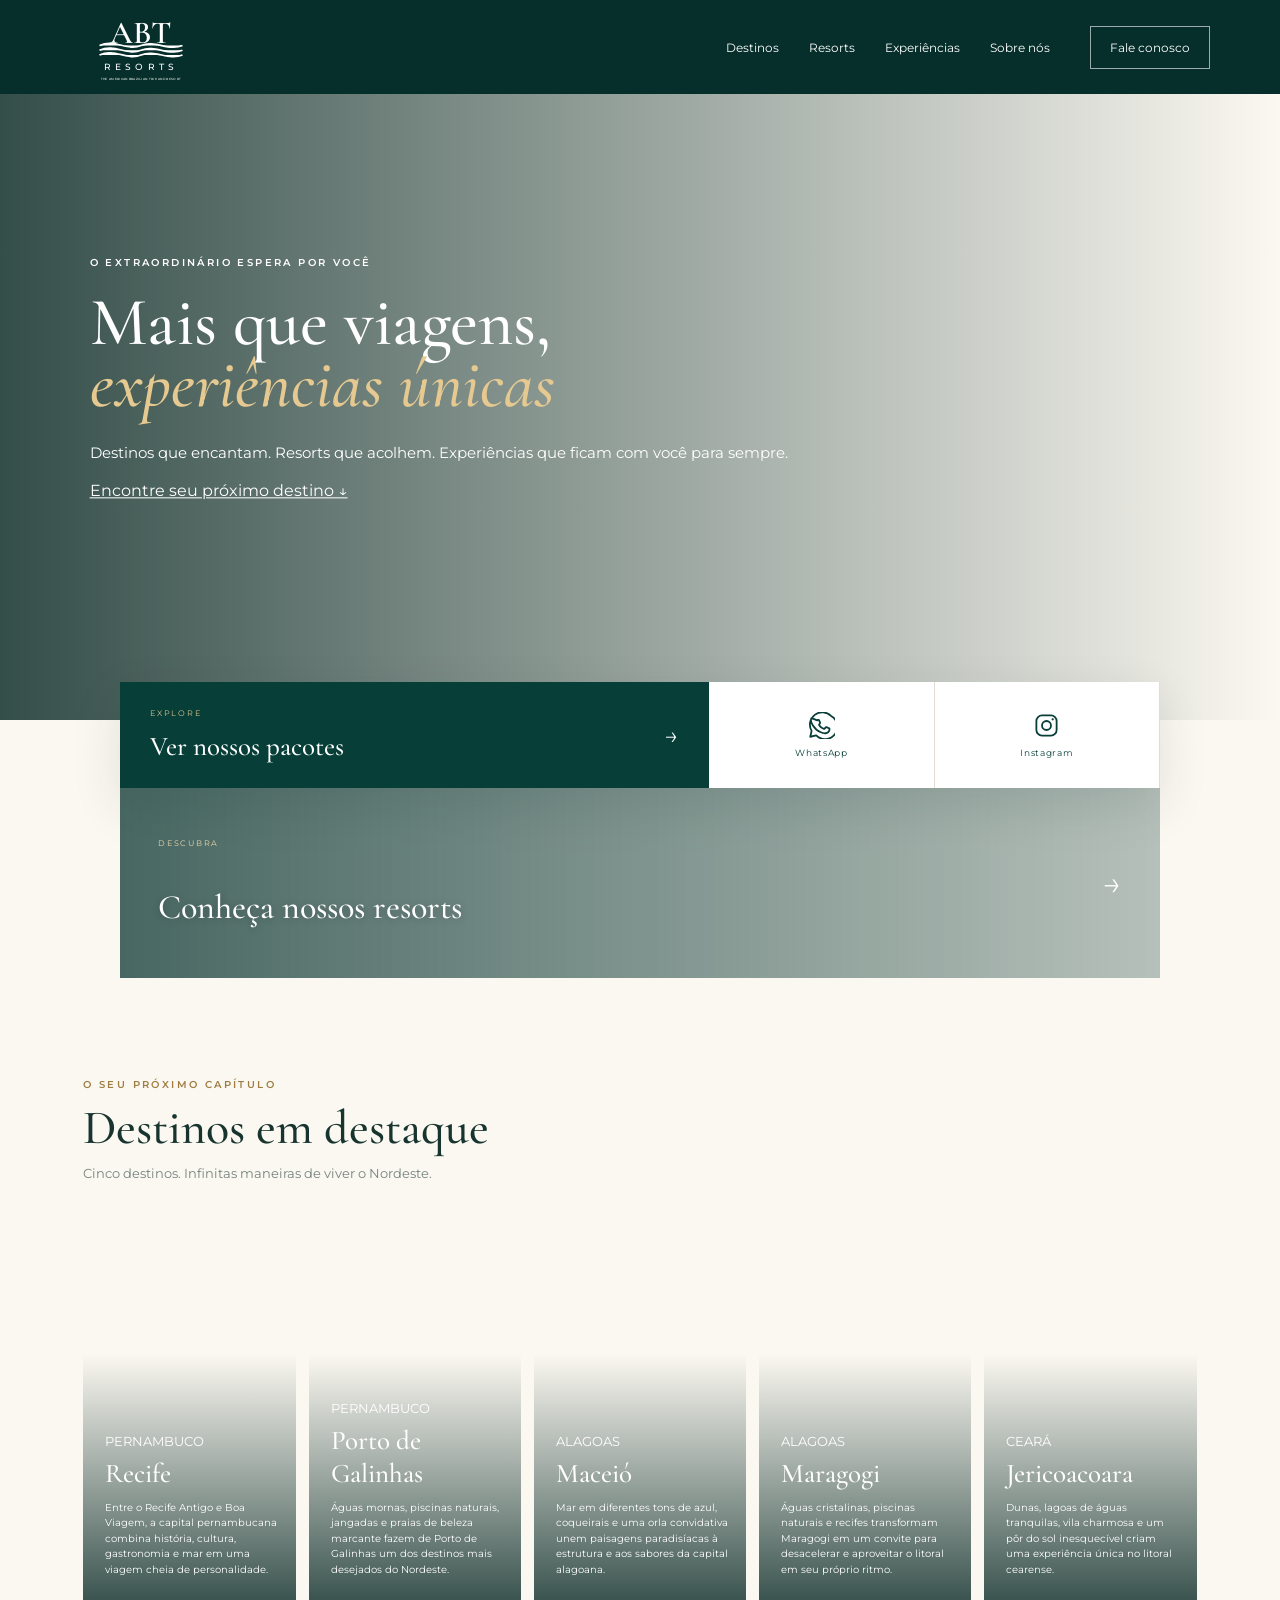
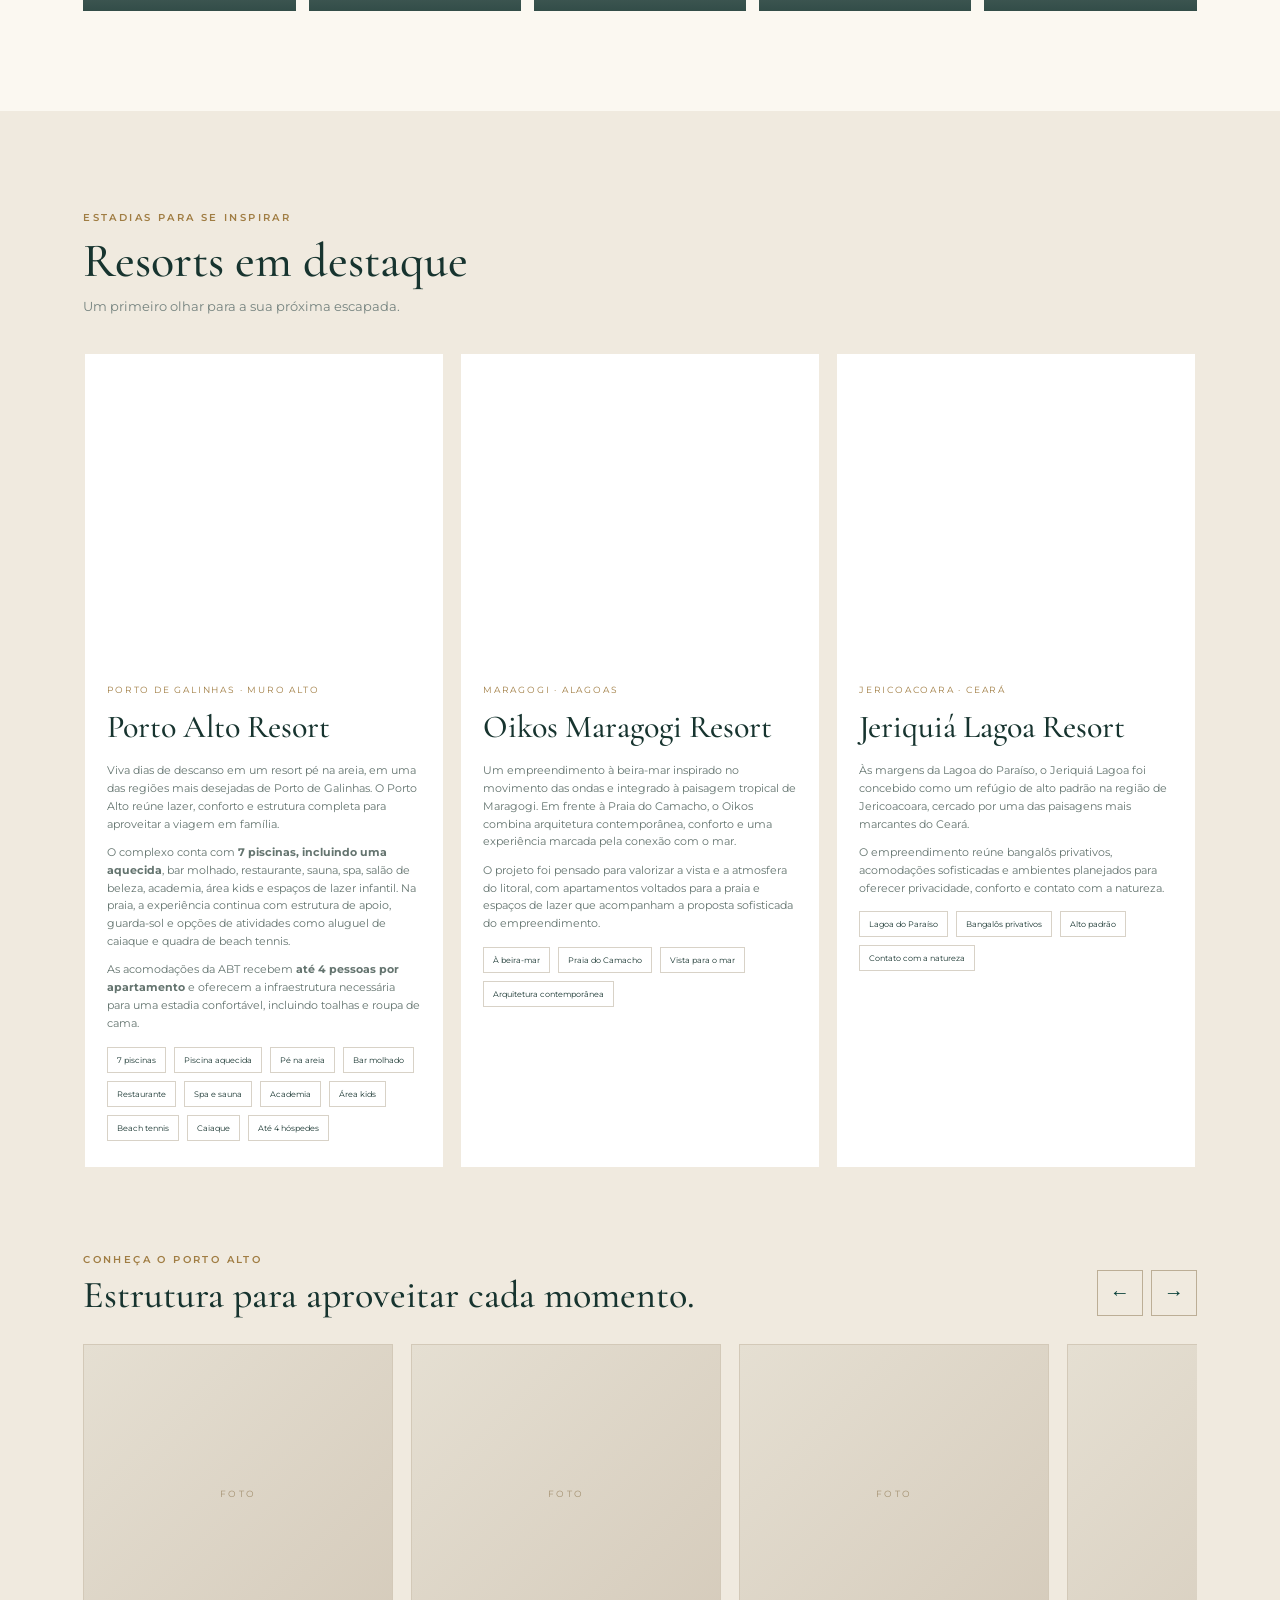
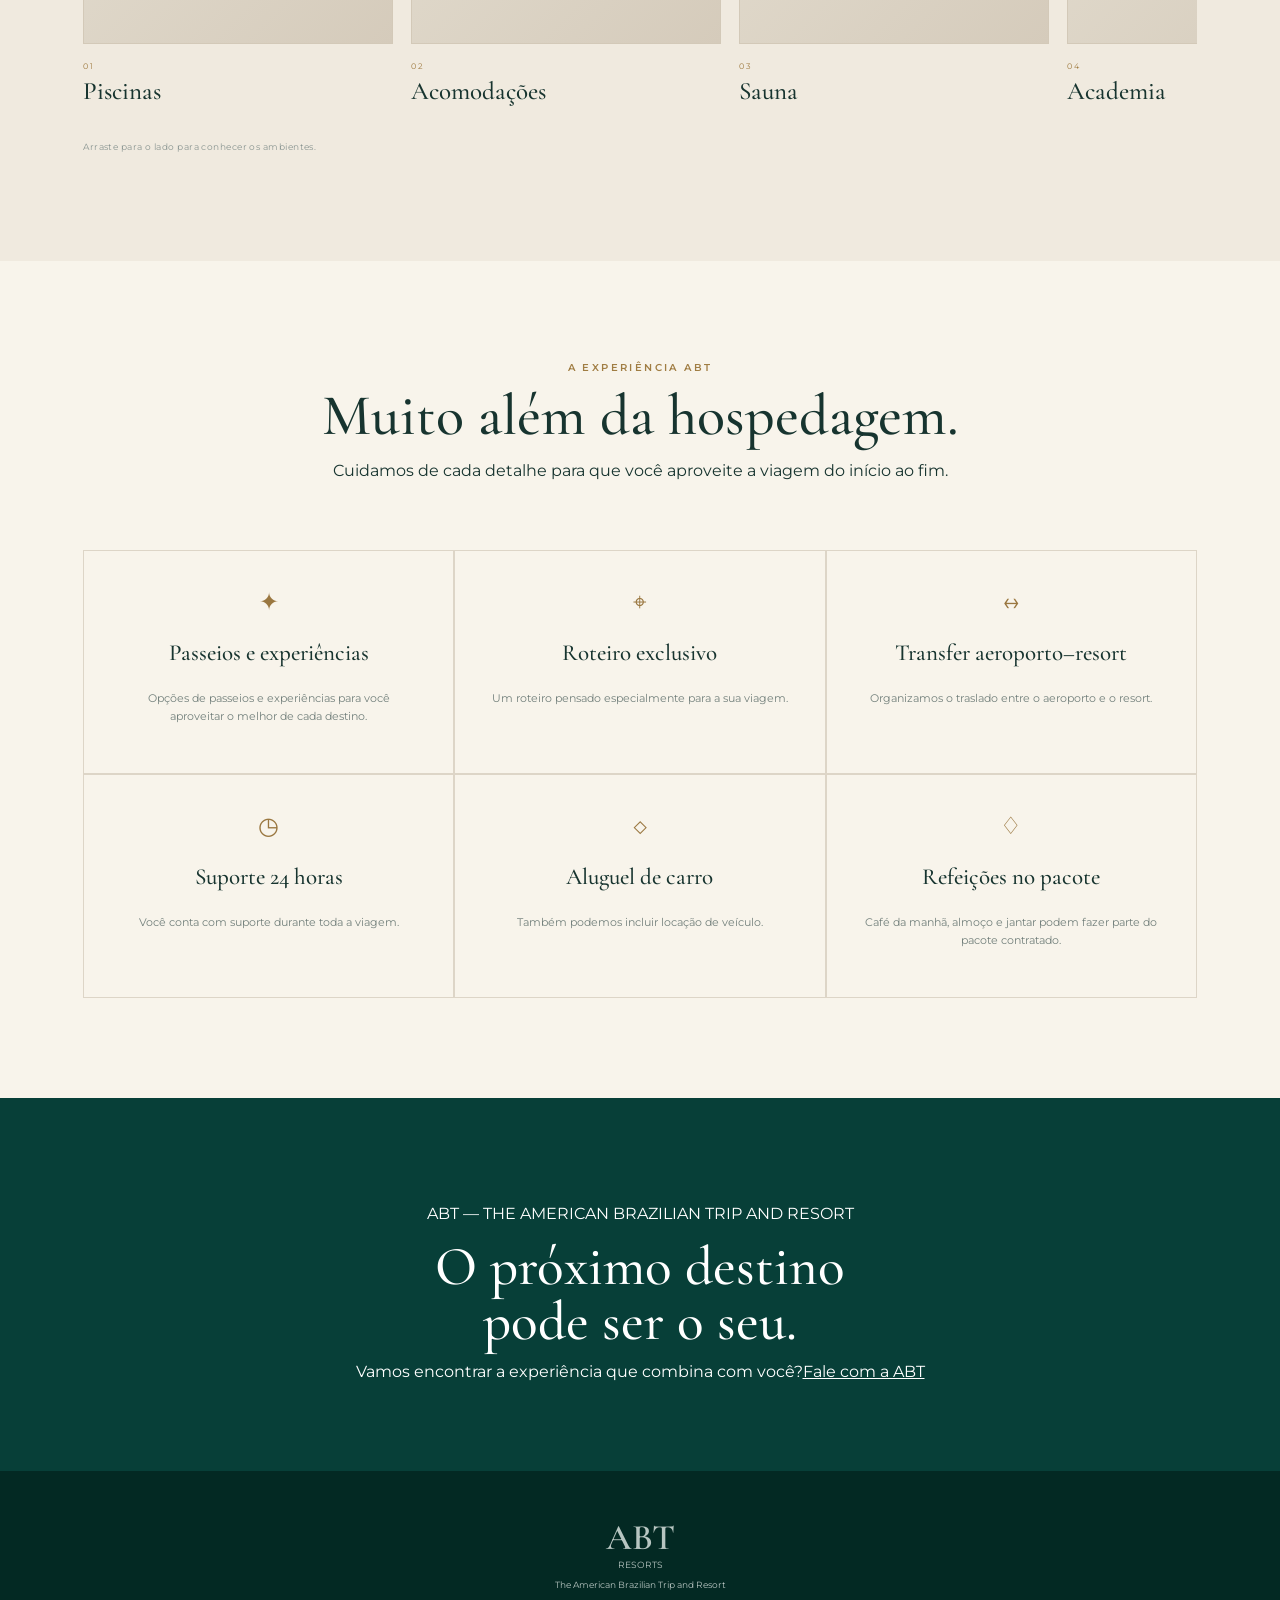
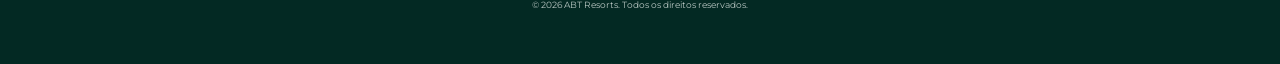
<file: index.html>
<!doctype html>
<html lang="pt-BR"><head><meta charset="utf-8"><meta name="viewport" content="width=device-width,initial-scale=1"><title>ABT Resorts — The American Brazilian Trip and Resort</title><meta name="description" content="Destinos brasileiros, resorts e experiências selecionadas pela ABT Resorts."><link rel="preconnect" href="https://fonts.googleapis.com"><link rel="preconnect" href="https://fonts.gstatic.com" crossorigin><link href="https://fonts.googleapis.com/css2?family=Cormorant+Garamond:wght@500;600&family=Montserrat:wght@300;400;500;600&display=swap" rel="stylesheet"><link rel="stylesheet" href="styles.css"></head><body>
<header class="top"><a class="brand" href="#inicio" aria-label="ABT Resorts"><svg viewBox="0 0 230 135"><text x="115" y="61" text-anchor="middle" class="abt">ABT</text><path d="M45 65c26-12 46 10 70 0s46 10 70 0M45 73c26-12 46 10 70 0s46 10 70 0M45 81c26-12 46 10 70 0s46 10 70 0"/><text x="115" y="107" text-anchor="middle" class="resorts">RESORTS</text><text x="115" y="124" text-anchor="middle" class="signature">THE AMERICAN BRAZILIAN TRIP AND RESORT</text></svg></a><nav><a href="#destinos">Destinos</a><a href="#resorts">Resorts</a><a href="#experiencias">Experiências</a><a href="#sobre">Sobre nós</a></nav><a class="contact" href="#contato">Fale conosco</a></header>
<main id="inicio"><section class="hero"><div class="shade"></div><div class="hero-copy"><span>O EXTRAORDINÁRIO ESPERA POR VOCÊ</span><h1>Mais que viagens,<br><em>experiências únicas</em></h1><p>Destinos que encantam. Resorts que acolhem. Experiências que ficam com você para sempre.</p><a href="#destinos" class="discover">Encontre seu próximo destino ↓</a></div></section>
<section class="quick-actions" aria-label="Acesso rápido"><a class="quick-main" href="pacotes.html"><span>Explore</span><strong>Ver nossos pacotes</strong><b>→</b></a><a class="quick-social" href="#contato" aria-label="WhatsApp"><svg viewBox="0 0 24 24"><path d="M20.5 3.5A11 11 0 003.2 16.8L2 22l5.3-1.2A11 11 0 1020.5 3.5zM8.2 7.4c.2-.4.4-.4.7-.4h.5c.2 0 .4.1.5.5l.8 2c.1.3 0 .5-.1.7l-.6.8c-.2.2-.2.4 0 .7.5.9 1.3 1.8 2.2 2.4.9.6 1.6.8 1.9.9.3.1.5 0 .7-.2l.9-1.1c.2-.3.5-.3.8-.2l2 .9c.3.1.5.2.5.4.1.2.1 1.2-.3 2.2-.4 1-2.1 1.8-3 1.9-.8.1-1.8.2-4.8-1.1-4-1.7-6.5-5.8-6.7-6.1-.2-.3-1.6-2.2-1.6-4.1 0-1 .3-1.8.6-2.2z"/></svg><span>WhatsApp</span></a><a class="quick-social" href="https://www.instagram.com/abt_resorts?stkn=ZjN2MXZsa2R2NHEz" target="_blank" rel="noopener" aria-label="Instagram ABT Resorts"><svg viewBox="0 0 24 24"><rect x="3" y="3" width="18" height="18" rx="5"/><circle cx="12" cy="12" r="4"/><circle cx="17.5" cy="6.5" r="1" class="dot"/></svg><span>Instagram</span></a></section><a class="quick-resorts" href="resorts.html"><span>DESCUBRA</span><strong>Conheça nossos resorts</strong><b>→</b></a>
<section id="destinos" class="section"><div class="eyebrow">O SEU PRÓXIMO CAPÍTULO</div><h2>Destinos em destaque</h2><p class="lead">Cinco destinos. Infinitas maneiras de viver o Nordeste.</p><div class="dest-grid"><article class="destination recife"><div><small>PERNAMBUCO</small><h3>Recife</h3><p>Entre o Recife Antigo e Boa Viagem, a capital pernambucana combina história, cultura, gastronomia e mar em uma viagem cheia de personalidade.</p></div></article><article class="destination porto"><div><small>PERNAMBUCO</small><h3>Porto de Galinhas</h3><p>Águas mornas, piscinas naturais, jangadas e praias de beleza marcante fazem de Porto de Galinhas um dos destinos mais desejados do Nordeste.</p></div></article><article class="destination maceio"><div><small>ALAGOAS</small><h3>Maceió</h3><p>Mar em diferentes tons de azul, coqueirais e uma orla convidativa unem paisagens paradisíacas à estrutura e aos sabores da capital alagoana.</p></div></article><article class="destination maragogi"><div><small>ALAGOAS</small><h3>Maragogi</h3><p>Águas cristalinas, piscinas naturais e recifes transformam Maragogi em um convite para desacelerar e aproveitar o litoral em seu próprio ritmo.</p></div></article><article class="destination jeri"><div><small>CEARÁ</small><h3>Jericoacoara</h3><p>Dunas, lagoas de águas tranquilas, vila charmosa e um pôr do sol inesquecível criam uma experiência única no litoral cearense.</p></div></article></div></section>
<section id="resorts" class="section pale"><div class="eyebrow">ESTADIAS PARA SE INSPIRAR</div><h2>Resorts em destaque</h2><p class="lead">Um primeiro olhar para a sua próxima escapada.</p>
<div class="resort-slider-wrap"><div class="resort-slider" id="resortSlider"><article class="resort-feature"><div class="rpic r1"></div><div class="resort-copy"><small>PORTO DE GALINHAS · MURO ALTO</small><h3>Porto Alto Resort</h3><p>Viva dias de descanso em um resort pé na areia, em uma das regiões mais desejadas de Porto de Galinhas. O Porto Alto reúne lazer, conforto e estrutura completa para aproveitar a viagem em família.</p><p>O complexo conta com <strong>7 piscinas, incluindo uma aquecida</strong>, bar molhado, restaurante, sauna, spa, salão de beleza, academia, área kids e espaços de lazer infantil. Na praia, a experiência continua com estrutura de apoio, guarda-sol e opções de atividades como aluguel de caiaque e quadra de beach tennis.</p><p>As acomodações da ABT recebem <strong>até 4 pessoas por apartamento</strong> e oferecem a infraestrutura necessária para uma estadia confortável, incluindo toalhas e roupa de cama.</p><div class="amenities"><span>7 piscinas</span><span>Piscina aquecida</span><span>Pé na areia</span><span>Bar molhado</span><span>Restaurante</span><span>Spa e sauna</span><span>Academia</span><span>Área kids</span><span>Beach tennis</span><span>Caiaque</span><span>Até 4 hóspedes</span></div></div></article>
<article class="resort-feature"><div class="rpic" style="background-image:url('https://images.unsplash.com/photo-1540541338287-41700207dee6?auto=format&fit=crop&q=85&w=1400')"></div><div class="resort-copy"><small>MARAGOGI · ALAGOAS</small><h3>Oikos Maragogi Resort</h3><p>Um empreendimento à beira-mar inspirado no movimento das ondas e integrado à paisagem tropical de Maragogi. Em frente à Praia do Camacho, o Oikos combina arquitetura contemporânea, conforto e uma experiência marcada pela conexão com o mar.</p><p>O projeto foi pensado para valorizar a vista e a atmosfera do litoral, com apartamentos voltados para a praia e espaços de lazer que acompanham a proposta sofisticada do empreendimento.</p><div class="amenities"><span>À beira-mar</span><span>Praia do Camacho</span><span>Vista para o mar</span><span>Arquitetura contemporânea</span></div></div></article>
<article class="resort-feature"><div class="rpic" style="background-image:url('https://images.unsplash.com/photo-1507525428034-b723cf961d3e?auto=format&fit=crop&q=85&w=1400')"></div><div class="resort-copy"><small>JERICOACOARA · CEARÁ</small><h3>Jeriquiá Lagoa Resort</h3><p>Às margens da Lagoa do Paraíso, o Jeriquiá Lagoa foi concebido como um refúgio de alto padrão na região de Jericoacoara, cercado por uma das paisagens mais marcantes do Ceará.</p><p>O empreendimento reúne bangalôs privativos, acomodações sofisticadas e ambientes planejados para oferecer privacidade, conforto e contato com a natureza.</p><div class="amenities"><span>Lagoa do Paraíso</span><span>Bangalôs privativos</span><span>Alto padrão</span><span>Contato com a natureza</span></div></div></article>
</div></div>
<div class="resort-gallery"><div class="gallery-head"><div><div class="eyebrow">CONHEÇA O PORTO ALTO</div><h3>Estrutura para aproveitar cada momento.</h3></div><div class="gallery-arrows"><button type="button" class="gallery-prev">←</button><button type="button" class="gallery-next">→</button></div></div><div class="gallery-track" id="resortGallery"><article class="gallery-card"><div class="gallery-placeholder">FOTO</div><span>01</span><h4>Piscinas</h4></article><article class="gallery-card"><div class="gallery-placeholder">FOTO</div><span>02</span><h4>Acomodações</h4></article><article class="gallery-card"><div class="gallery-placeholder">FOTO</div><span>03</span><h4>Sauna</h4></article><article class="gallery-card"><div class="gallery-placeholder">FOTO</div><span>04</span><h4>Academia</h4></article><article class="gallery-card"><div class="gallery-placeholder">FOTO</div><span>05</span><h4>Spa</h4></article><article class="gallery-card"><div class="gallery-placeholder">FOTO</div><span>06</span><h4>Salão de beleza</h4></article><article class="gallery-card"><div class="gallery-placeholder">FOTO</div><span>07</span><h4>Área Kids</h4></article><article class="gallery-card"><div class="gallery-placeholder">FOTO</div><span>08</span><h4>Praia</h4></article><article class="gallery-card"><div class="gallery-placeholder">FOTO</div><span>09</span><h4>Cinema</h4></article><article class="gallery-card"><div class="gallery-placeholder">FOTO</div><span>10</span><h4>Pista de boliche</h4></article><article class="gallery-card"><div class="gallery-placeholder">FOTO</div><span>11</span><h4>Restaurante de sushi</h4></article><article class="gallery-card"><div class="gallery-placeholder">FOTO</div><span>12</span><h4>Espaço pet</h4></article></div><p class="gallery-hint">Arraste para o lado para conhecer os ambientes.</p></div></section>
<section id="experiencias" class="section essence"><div class="experience-head"><div class="eyebrow">A EXPERIÊNCIA ABT</div><h2>Muito além da hospedagem.</h2><p>Cuidamos de cada detalhe para que você aproveite a viagem do início ao fim.</p></div><div class="values"><article><span class="service-icon">✦</span><h3>Passeios e experiências</h3><p>Opções de passeios e experiências para você aproveitar o melhor de cada destino.</p></article><article><span class="service-icon">⌖</span><h3>Roteiro exclusivo</h3><p>Um roteiro pensado especialmente para a sua viagem.</p></article><article><span class="service-icon">↔</span><h3>Transfer aeroporto–resort</h3><p>Organizamos o traslado entre o aeroporto e o resort.</p></article><article><span class="service-icon">◷</span><h3>Suporte 24 horas</h3><p>Você conta com suporte durante toda a viagem.</p></article><article><span class="service-icon">◇</span><h3>Aluguel de carro</h3><p>Também podemos incluir locação de veículo.</p></article><article><span class="service-icon">♢</span><h3>Refeições no pacote</h3><p>Café da manhã, almoço e jantar podem fazer parte do pacote contratado.</p></article></div></section><section id="sobre" class="cta"><p>ABT — THE AMERICAN BRAZILIAN TRIP AND RESORT</p><h2>O próximo destino<br>pode ser o seu.</h2><span>Vamos encontrar a experiência que combina com você?</span><a id="contato" href="mailto:contato@abtresorts.com">Fale com a ABT</a></section></main><footer><div class="footer-logo"><b>ABT</b><span>RESORTS</span></div><p>The American Brazilian Trip and Resort</p><p>© 2026 ABT Resorts. Todos os direitos reservados.</p></footer><script>
const track=document.getElementById('resortGallery'),prev=document.querySelector('.gallery-prev'),next=document.querySelector('.gallery-next');
const originalCards=Array.from(track.children),originalWidth=()=>{const first=track.querySelector('.gallery-card');return first?(first.offsetWidth+18)*originalCards.length:0};
track.innerHTML='';
for(let copy=0;copy<3;copy++)originalCards.forEach(card=>track.appendChild(card.cloneNode(true)));
requestAnimationFrame(()=>track.scrollLeft=originalWidth());
const normalize=()=>{const w=originalWidth();if(!w)return;if(track.scrollLeft<w*0.5)track.scrollLeft+=w;else if(track.scrollLeft>w*2.5)track.scrollLeft-=w};
track.addEventListener('scroll',normalize,{passive:true});
const move=d=>{const first=track.querySelector('.gallery-card');if(first)track.scrollBy({left:d*(first.offsetWidth+18),behavior:'smooth'})};
prev.addEventListener('click',()=>move(-1));next.addEventListener('click',()=>move(1));
let auto=setInterval(()=>move(1),4200);
['pointerdown','touchstart'].forEach(ev=>track.addEventListener(ev,()=>clearInterval(auto),{once:true,passive:true}));
</script></body></html>
</file>
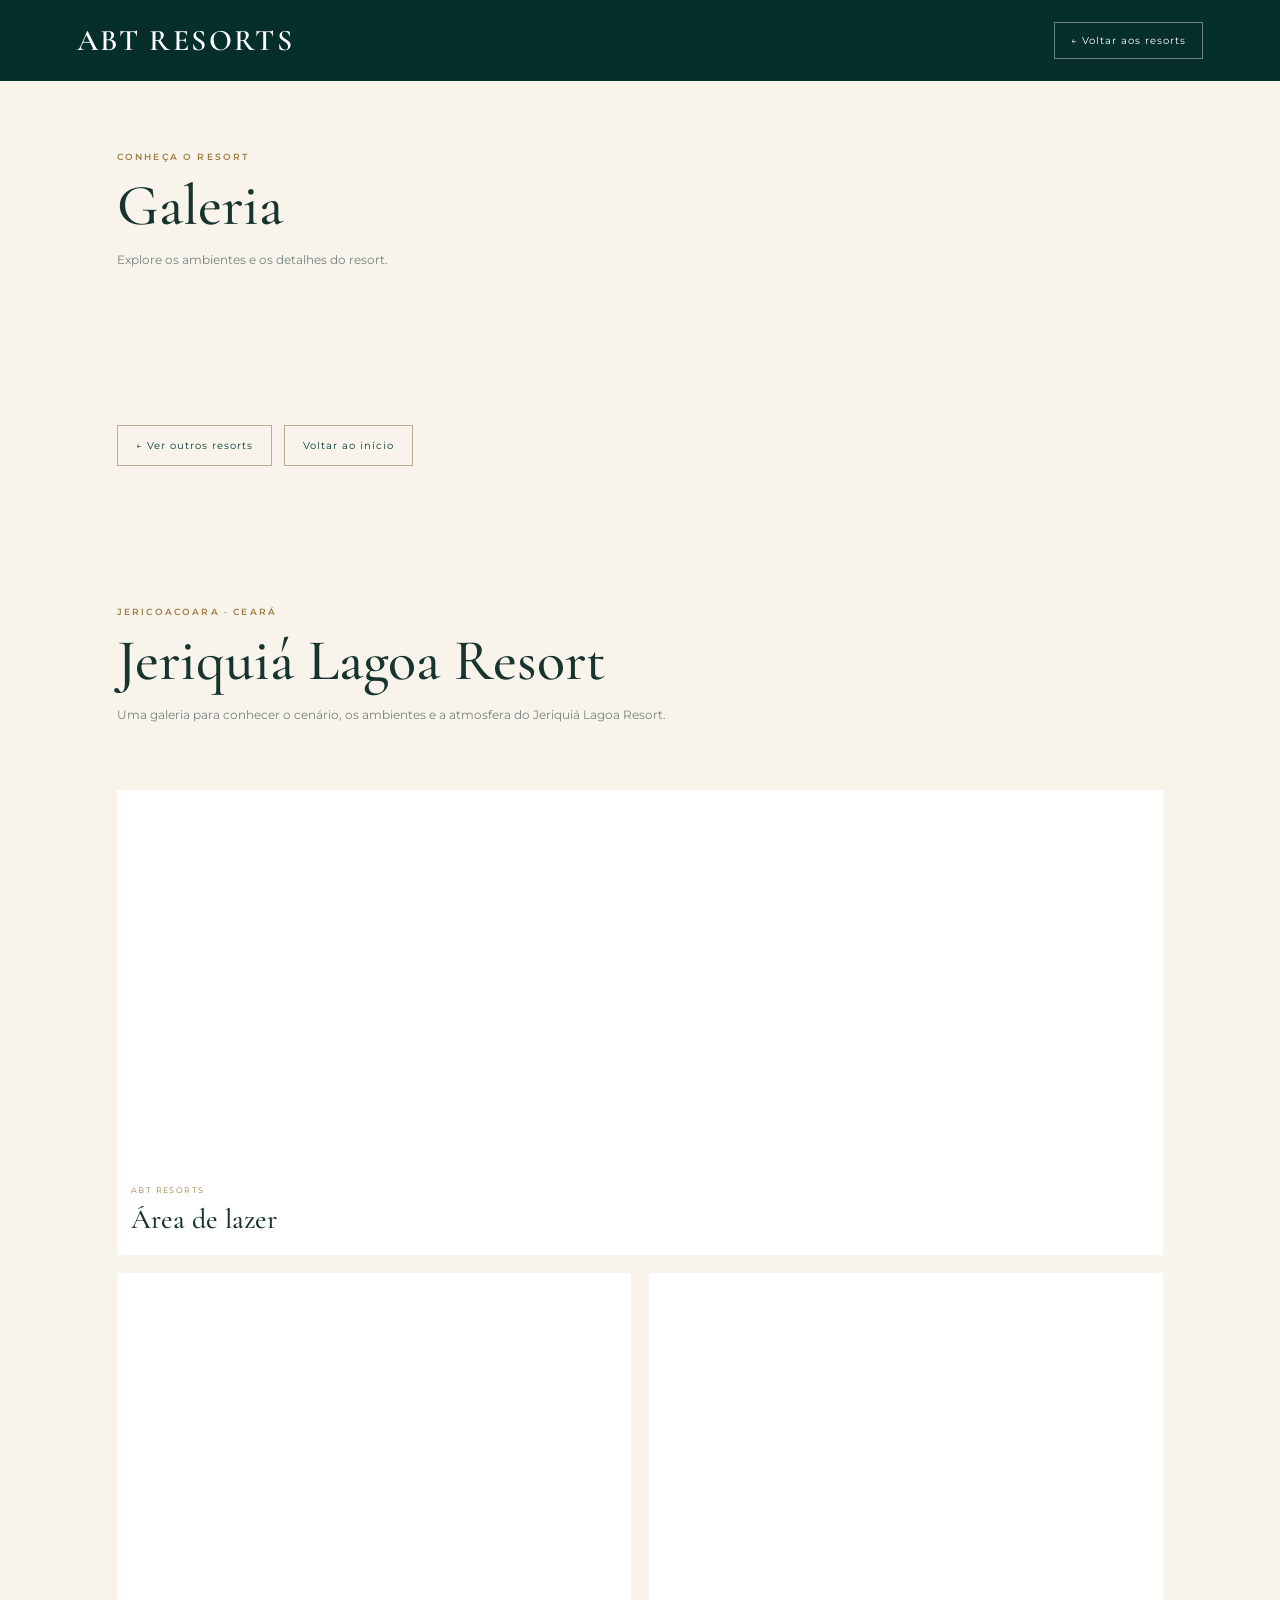
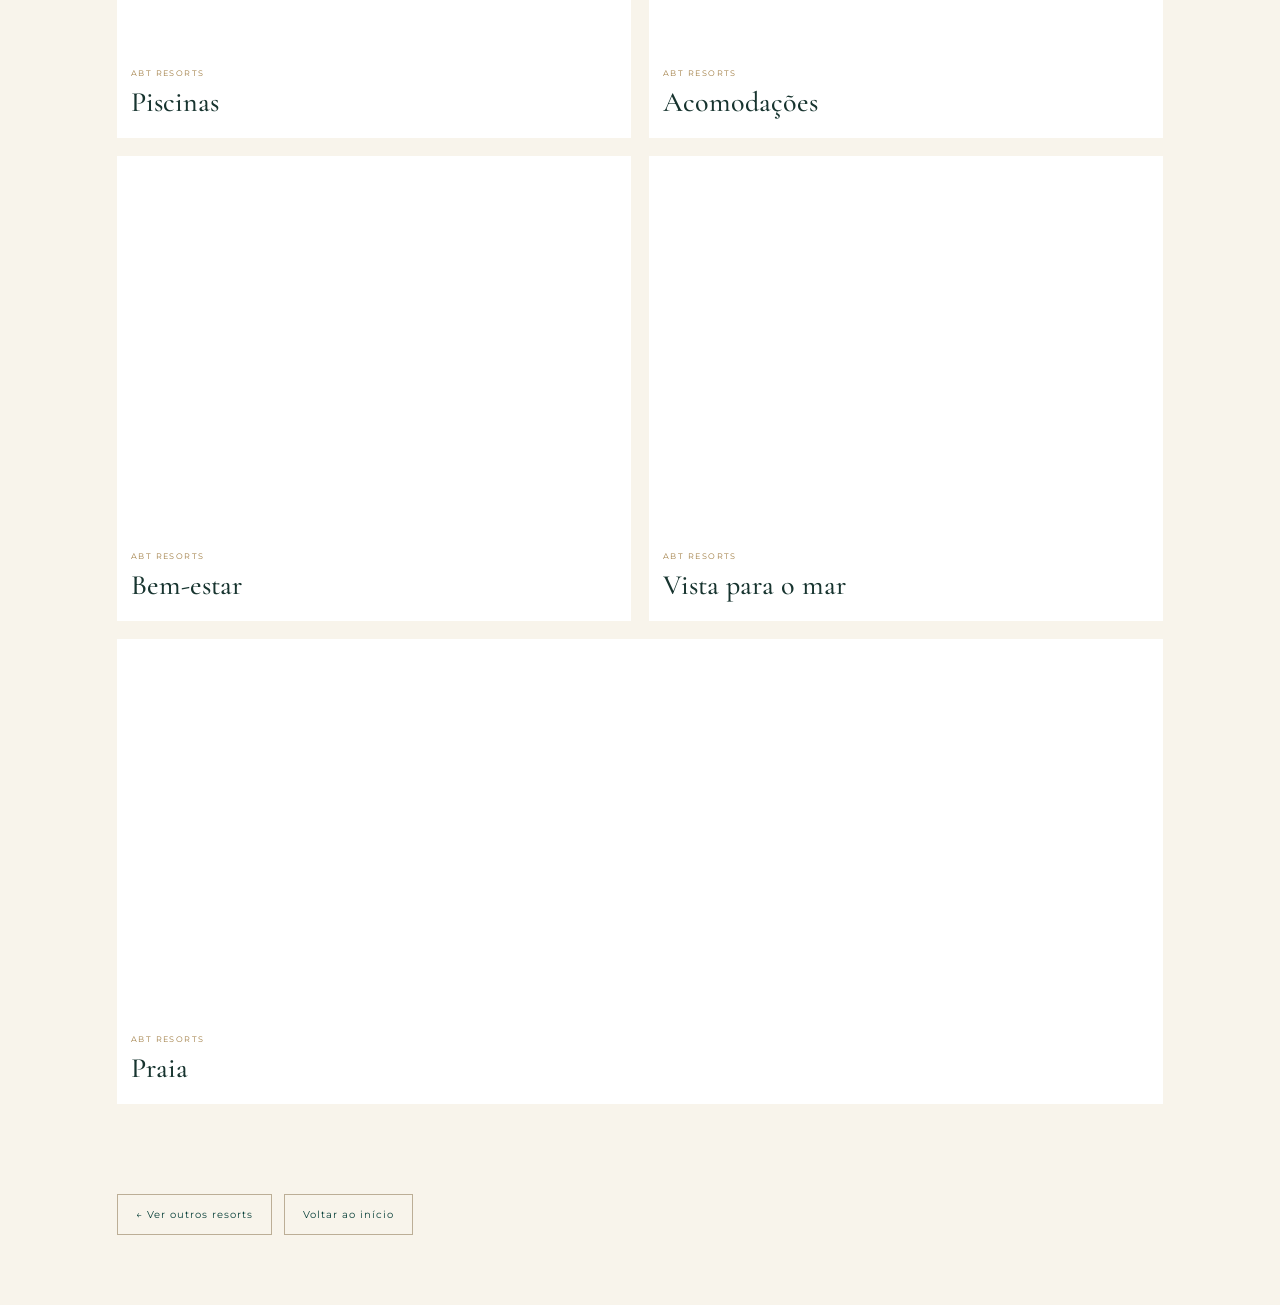
<file: galeria-jeri.html>
<!doctype html>
<html lang="pt-BR">
<head>
<meta charset="utf-8">
<meta name="viewport" content="width=device-width,initial-scale=1">
<title>Galeria do resort — ABT Resorts</title>
<link rel="preconnect" href="https://fonts.googleapis.com">
<link rel="preconnect" href="https://fonts.gstatic.com" crossorigin>
<link href="https://fonts.googleapis.com/css2?family=Cormorant+Garamond:wght@500;600&family=Montserrat:wght@300;400;500;600&display=swap" rel="stylesheet">
<style>
*{box-sizing:border-box}body{margin:0;background:#f8f4eb;color:#17342f;font-family:Montserrat,Arial,sans-serif}
.top{background:#062f2b;color:#fff;padding:22px 6%;display:flex;align-items:center;justify-content:space-between}.logo{font:600 30px 'Cormorant Garamond';letter-spacing:.08em}.back{color:#fff;text-decoration:none;font-size:10px;letter-spacing:.1em;border:1px solid #ffffff66;padding:11px 16px}
.hero{padding:70px 6% 42px;max-width:1200px;margin:auto}.eyebrow{font-size:9px;letter-spacing:.24em;color:#a07d43;font-weight:600}.hero h1{font:500 58px/1.02 'Cormorant Garamond';margin:14px 0 14px}.hero p{font-size:12px;line-height:1.8;color:#75837f;max-width:680px}
.gallery{max-width:1200px;margin:auto;padding:10px 6% 90px;display:grid;grid-template-columns:repeat(2,1fr);gap:18px}.photo{background-size:cover;background-position:center;min-height:420px;overflow:hidden}.photo.tall{min-height:600px}.photo.wide{grid-column:1/-1;min-height:500px}
.caption{padding:18px 4px 4px}.caption span{font-size:8px;letter-spacing:.18em;color:#a07d43}.caption h2{font:500 28px 'Cormorant Garamond';margin:5px 0}
.item{background:#fff;padding:10px}.item .photo{min-height:360px}.item.tall .photo{min-height:560px}.item.wide{grid-column:1/-1}
.actions{max-width:1200px;margin:auto;padding:0 6% 70px;display:flex;gap:12px}.actions a{color:#073f38;text-decoration:none;font-size:10px;letter-spacing:.1em;border:1px solid #bcae96;padding:13px 18px}
@media(max-width:700px){.top{padding:18px 5%}.logo{font-size:25px}.hero{padding:55px 5% 30px}.hero h1{font-size:47px}.gallery{padding:5px 5% 65px;grid-template-columns:1fr;gap:14px}.item.wide{grid-column:auto}.item.tall .photo,.item .photo,.photo,.photo.tall,.photo.wide{min-height:330px}.actions{padding:0 5% 55px}}
</style>
</head>
<body>
<header class="top"><div class="logo">ABT RESORTS</div><a class="back" href="resorts.html">← Voltar aos resorts</a></header>
<main>
<section class="hero"><div class="eyebrow" id="eyebrow">CONHEÇA O RESORT</div><h1 id="title">Galeria</h1><p id="intro">Explore os ambientes e os detalhes do resort.</p></section>
<section class="gallery" id="gallery"></section>
<div class="actions"><a href="resorts.html">← Ver outros resorts</a><a href="index.html">Voltar ao início</a></div>
</main>
<section class="hero"><div class="eyebrow">JERICOACOARA · CEARÁ</div><h1>Jeriquiá Lagoa Resort</h1><p>Uma galeria para conhecer o cenário, os ambientes e a atmosfera do Jeriquiá Lagoa Resort.</p></section><section class="gallery">
  <article class="item wide"><div class="photo" style="background-image:url('https://images.unsplash.com/photo-1540541338287-41700207dee6?auto=format&fit=crop&q=85&w=1400')"></div><div class="caption"><span>ABT RESORTS</span><h2>Área de lazer</h2></div></article>
  <article class="item"><div class="photo" style="background-image:url('https://images.unsplash.com/photo-1573843981267-be1999ff37cd?auto=format&fit=crop&q=85&w=1000')"></div><div class="caption"><span>ABT RESORTS</span><h2>Piscinas</h2></div></article>
  <article class="item"><div class="photo" style="background-image:url('https://images.unsplash.com/photo-1566073771259-6a8506099945?auto=format&fit=crop&q=85&w=1000')"></div><div class="caption"><span>ABT RESORTS</span><h2>Acomodações</h2></div></article>
  <article class="item"><div class="photo" style="background-image:url('https://images.unsplash.com/photo-1540555700478-4be289fbecef?auto=format&fit=crop&q=85&w=1000')"></div><div class="caption"><span>ABT RESORTS</span><h2>Bem-estar</h2></div></article>
  <article class="item"><div class="photo" style="background-image:url('https://images.unsplash.com/photo-1510414842594-a61c69b5ae57?auto=format&fit=crop&q=85&w=1000')"></div><div class="caption"><span>ABT RESORTS</span><h2>Vista para o mar</h2></div></article>
  <article class="item wide"><div class="photo" style="background-image:url('https://images.unsplash.com/photo-1507525428034-b723cf961d3e?auto=format&fit=crop&q=85&w=1400')"></div><div class="caption"><span>ABT RESORTS</span><h2>Praia</h2></div></article>
</section><div class="actions"><a href="resorts.html">← Ver outros resorts</a><a href="index.html">Voltar ao início</a></div></main></body></html>
</file>
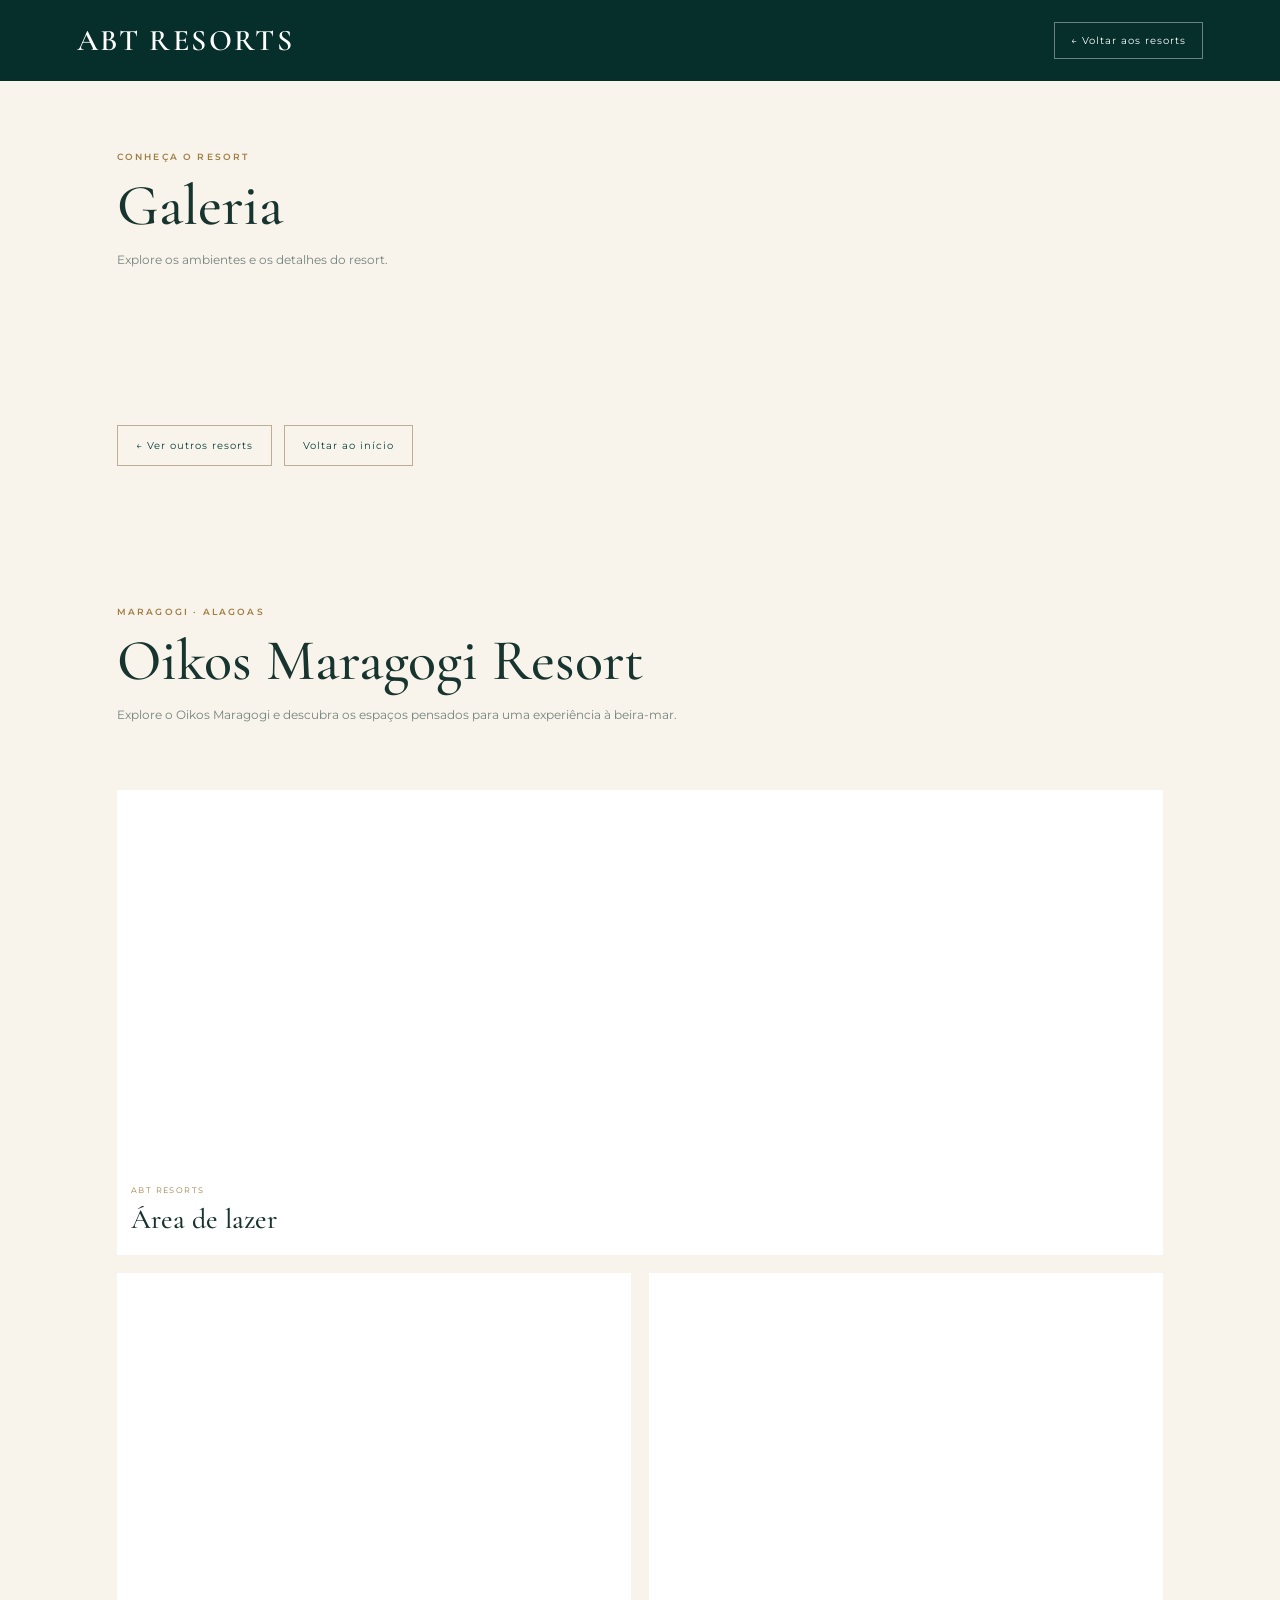
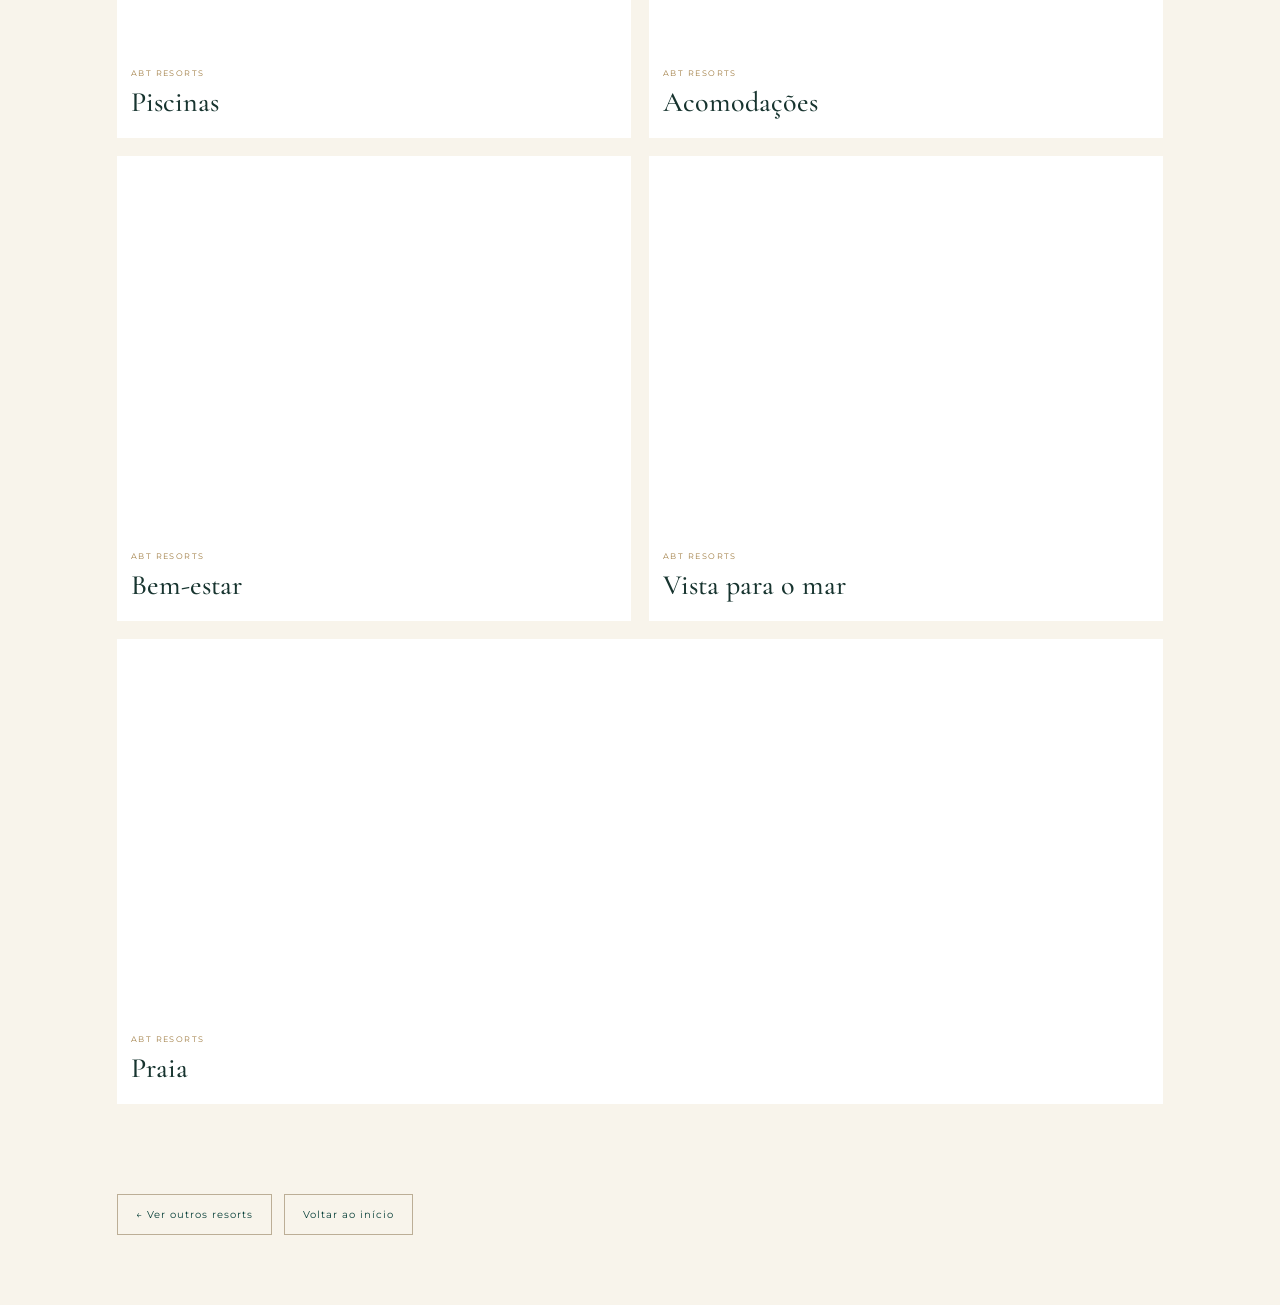
<file: galeria-maragogi.html>
<!doctype html>
<html lang="pt-BR">
<head>
<meta charset="utf-8">
<meta name="viewport" content="width=device-width,initial-scale=1">
<title>Galeria do resort — ABT Resorts</title>
<link rel="preconnect" href="https://fonts.googleapis.com">
<link rel="preconnect" href="https://fonts.gstatic.com" crossorigin>
<link href="https://fonts.googleapis.com/css2?family=Cormorant+Garamond:wght@500;600&family=Montserrat:wght@300;400;500;600&display=swap" rel="stylesheet">
<style>
*{box-sizing:border-box}body{margin:0;background:#f8f4eb;color:#17342f;font-family:Montserrat,Arial,sans-serif}
.top{background:#062f2b;color:#fff;padding:22px 6%;display:flex;align-items:center;justify-content:space-between}.logo{font:600 30px 'Cormorant Garamond';letter-spacing:.08em}.back{color:#fff;text-decoration:none;font-size:10px;letter-spacing:.1em;border:1px solid #ffffff66;padding:11px 16px}
.hero{padding:70px 6% 42px;max-width:1200px;margin:auto}.eyebrow{font-size:9px;letter-spacing:.24em;color:#a07d43;font-weight:600}.hero h1{font:500 58px/1.02 'Cormorant Garamond';margin:14px 0 14px}.hero p{font-size:12px;line-height:1.8;color:#75837f;max-width:680px}
.gallery{max-width:1200px;margin:auto;padding:10px 6% 90px;display:grid;grid-template-columns:repeat(2,1fr);gap:18px}.photo{background-size:cover;background-position:center;min-height:420px;overflow:hidden}.photo.tall{min-height:600px}.photo.wide{grid-column:1/-1;min-height:500px}
.caption{padding:18px 4px 4px}.caption span{font-size:8px;letter-spacing:.18em;color:#a07d43}.caption h2{font:500 28px 'Cormorant Garamond';margin:5px 0}
.item{background:#fff;padding:10px}.item .photo{min-height:360px}.item.tall .photo{min-height:560px}.item.wide{grid-column:1/-1}
.actions{max-width:1200px;margin:auto;padding:0 6% 70px;display:flex;gap:12px}.actions a{color:#073f38;text-decoration:none;font-size:10px;letter-spacing:.1em;border:1px solid #bcae96;padding:13px 18px}
@media(max-width:700px){.top{padding:18px 5%}.logo{font-size:25px}.hero{padding:55px 5% 30px}.hero h1{font-size:47px}.gallery{padding:5px 5% 65px;grid-template-columns:1fr;gap:14px}.item.wide{grid-column:auto}.item.tall .photo,.item .photo,.photo,.photo.tall,.photo.wide{min-height:330px}.actions{padding:0 5% 55px}}
</style>
</head>
<body>
<header class="top"><div class="logo">ABT RESORTS</div><a class="back" href="resorts.html">← Voltar aos resorts</a></header>
<main>
<section class="hero"><div class="eyebrow" id="eyebrow">CONHEÇA O RESORT</div><h1 id="title">Galeria</h1><p id="intro">Explore os ambientes e os detalhes do resort.</p></section>
<section class="gallery" id="gallery"></section>
<div class="actions"><a href="resorts.html">← Ver outros resorts</a><a href="index.html">Voltar ao início</a></div>
</main>
<section class="hero"><div class="eyebrow">MARAGOGI · ALAGOAS</div><h1>Oikos Maragogi Resort</h1><p>Explore o Oikos Maragogi e descubra os espaços pensados para uma experiência à beira-mar.</p></section><section class="gallery">
  <article class="item wide"><div class="photo" style="background-image:url('https://images.unsplash.com/photo-1540541338287-41700207dee6?auto=format&fit=crop&q=85&w=1400')"></div><div class="caption"><span>ABT RESORTS</span><h2>Área de lazer</h2></div></article>
  <article class="item"><div class="photo" style="background-image:url('https://images.unsplash.com/photo-1573843981267-be1999ff37cd?auto=format&fit=crop&q=85&w=1000')"></div><div class="caption"><span>ABT RESORTS</span><h2>Piscinas</h2></div></article>
  <article class="item"><div class="photo" style="background-image:url('https://images.unsplash.com/photo-1566073771259-6a8506099945?auto=format&fit=crop&q=85&w=1000')"></div><div class="caption"><span>ABT RESORTS</span><h2>Acomodações</h2></div></article>
  <article class="item"><div class="photo" style="background-image:url('https://images.unsplash.com/photo-1540555700478-4be289fbecef?auto=format&fit=crop&q=85&w=1000')"></div><div class="caption"><span>ABT RESORTS</span><h2>Bem-estar</h2></div></article>
  <article class="item"><div class="photo" style="background-image:url('https://images.unsplash.com/photo-1510414842594-a61c69b5ae57?auto=format&fit=crop&q=85&w=1000')"></div><div class="caption"><span>ABT RESORTS</span><h2>Vista para o mar</h2></div></article>
  <article class="item wide"><div class="photo" style="background-image:url('https://images.unsplash.com/photo-1507525428034-b723cf961d3e?auto=format&fit=crop&q=85&w=1400')"></div><div class="caption"><span>ABT RESORTS</span><h2>Praia</h2></div></article>
</section><div class="actions"><a href="resorts.html">← Ver outros resorts</a><a href="index.html">Voltar ao início</a></div></main></body></html>
</file>
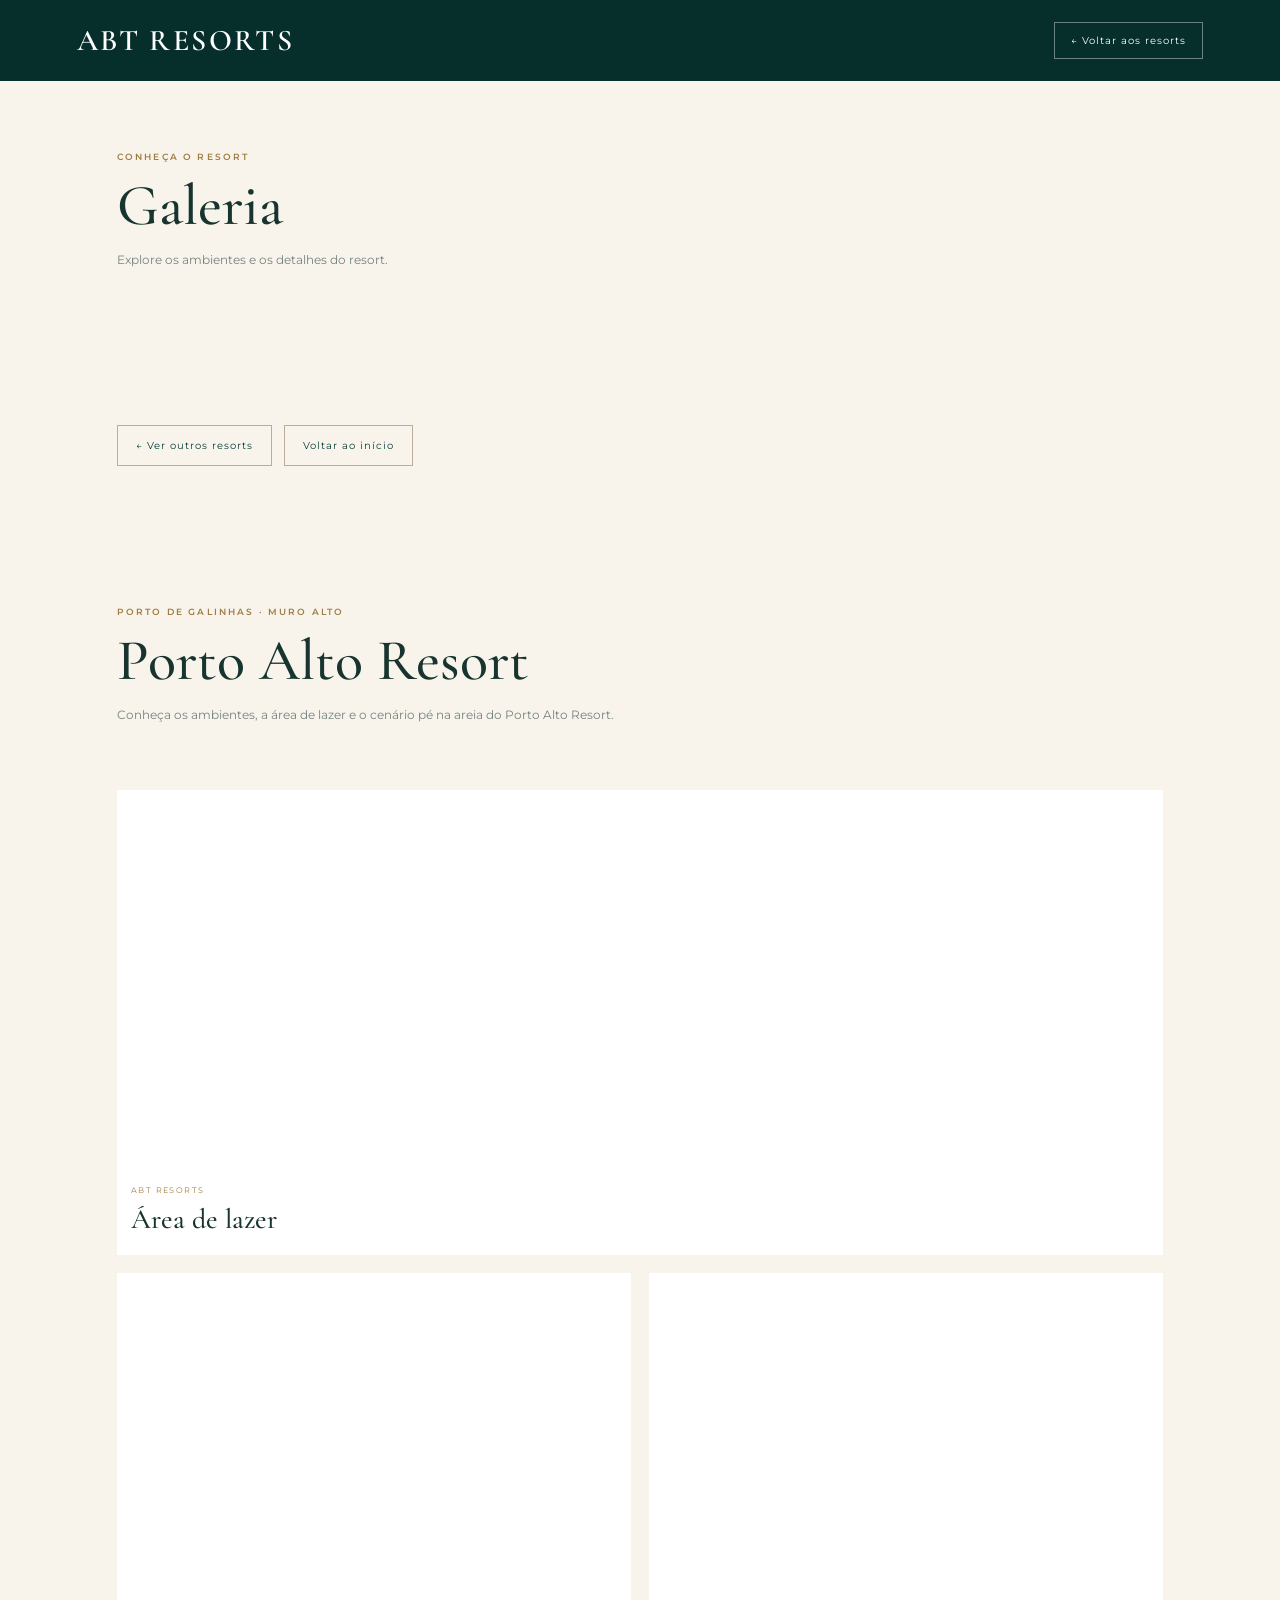
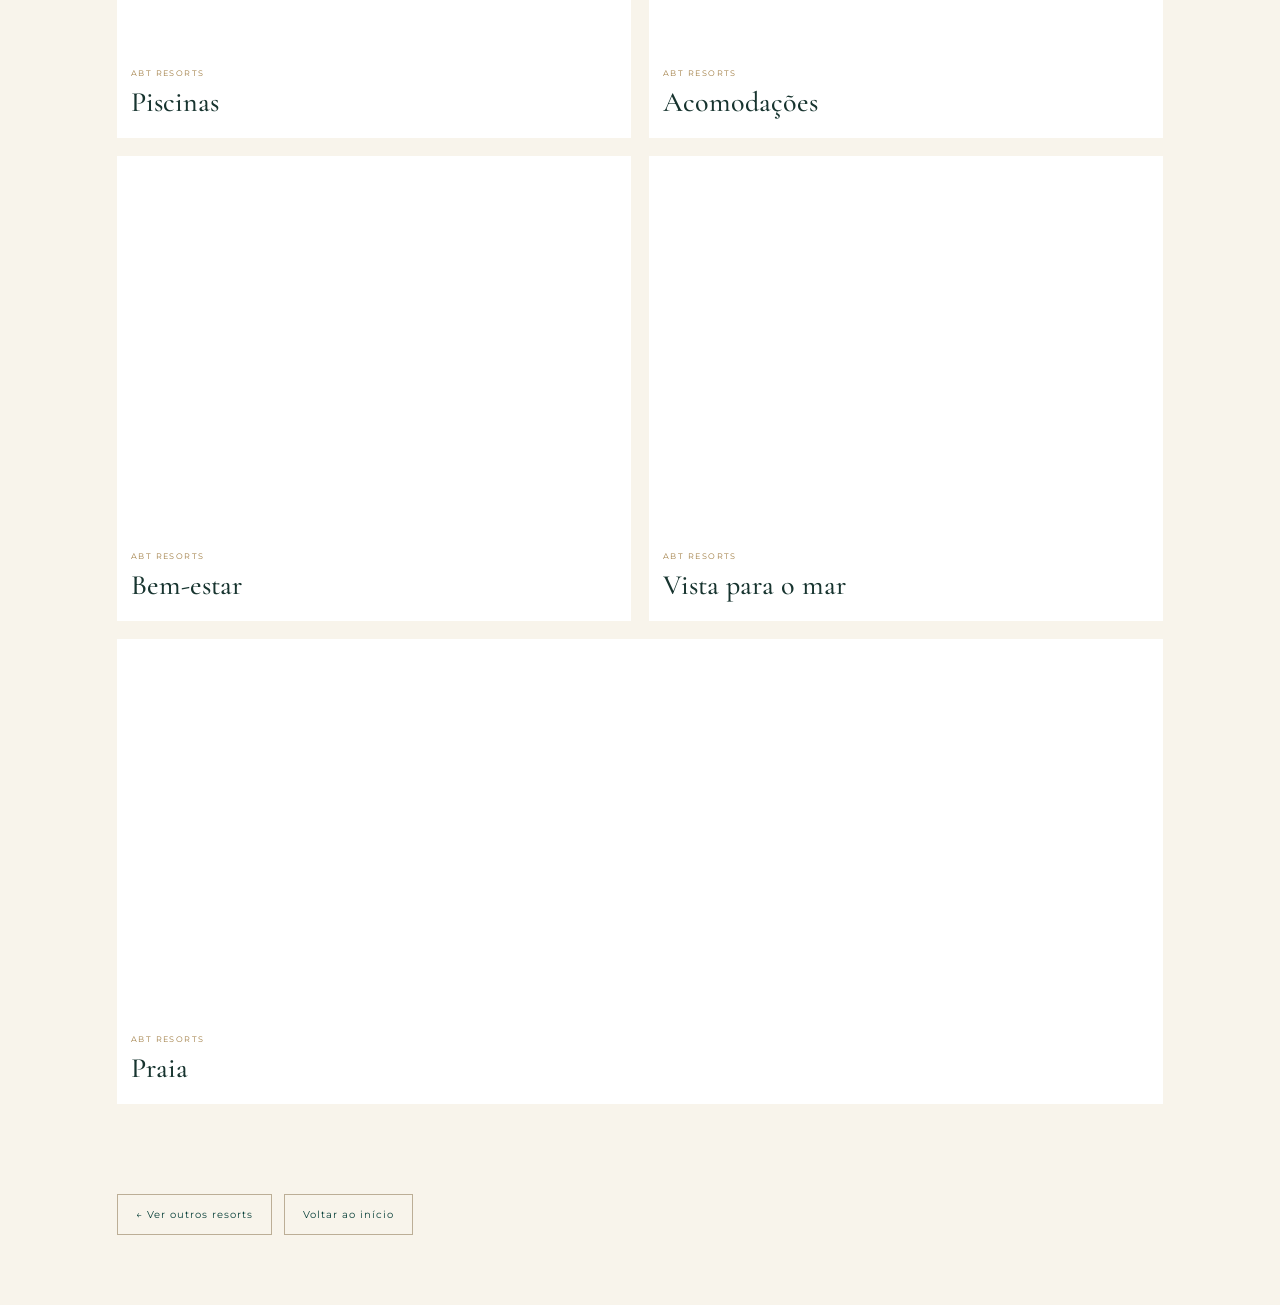
<file: galeria-porto.html>
<!doctype html>
<html lang="pt-BR">
<head>
<meta charset="utf-8">
<meta name="viewport" content="width=device-width,initial-scale=1">
<title>Galeria do resort — ABT Resorts</title>
<link rel="preconnect" href="https://fonts.googleapis.com">
<link rel="preconnect" href="https://fonts.gstatic.com" crossorigin>
<link href="https://fonts.googleapis.com/css2?family=Cormorant+Garamond:wght@500;600&family=Montserrat:wght@300;400;500;600&display=swap" rel="stylesheet">
<style>
*{box-sizing:border-box}body{margin:0;background:#f8f4eb;color:#17342f;font-family:Montserrat,Arial,sans-serif}
.top{background:#062f2b;color:#fff;padding:22px 6%;display:flex;align-items:center;justify-content:space-between}.logo{font:600 30px 'Cormorant Garamond';letter-spacing:.08em}.back{color:#fff;text-decoration:none;font-size:10px;letter-spacing:.1em;border:1px solid #ffffff66;padding:11px 16px}
.hero{padding:70px 6% 42px;max-width:1200px;margin:auto}.eyebrow{font-size:9px;letter-spacing:.24em;color:#a07d43;font-weight:600}.hero h1{font:500 58px/1.02 'Cormorant Garamond';margin:14px 0 14px}.hero p{font-size:12px;line-height:1.8;color:#75837f;max-width:680px}
.gallery{max-width:1200px;margin:auto;padding:10px 6% 90px;display:grid;grid-template-columns:repeat(2,1fr);gap:18px}.photo{background-size:cover;background-position:center;min-height:420px;overflow:hidden}.photo.tall{min-height:600px}.photo.wide{grid-column:1/-1;min-height:500px}
.caption{padding:18px 4px 4px}.caption span{font-size:8px;letter-spacing:.18em;color:#a07d43}.caption h2{font:500 28px 'Cormorant Garamond';margin:5px 0}
.item{background:#fff;padding:10px}.item .photo{min-height:360px}.item.tall .photo{min-height:560px}.item.wide{grid-column:1/-1}
.actions{max-width:1200px;margin:auto;padding:0 6% 70px;display:flex;gap:12px}.actions a{color:#073f38;text-decoration:none;font-size:10px;letter-spacing:.1em;border:1px solid #bcae96;padding:13px 18px}
@media(max-width:700px){.top{padding:18px 5%}.logo{font-size:25px}.hero{padding:55px 5% 30px}.hero h1{font-size:47px}.gallery{padding:5px 5% 65px;grid-template-columns:1fr;gap:14px}.item.wide{grid-column:auto}.item.tall .photo,.item .photo,.photo,.photo.tall,.photo.wide{min-height:330px}.actions{padding:0 5% 55px}}
</style>
</head>
<body>
<header class="top"><div class="logo">ABT RESORTS</div><a class="back" href="resorts.html">← Voltar aos resorts</a></header>
<main>
<section class="hero"><div class="eyebrow" id="eyebrow">CONHEÇA O RESORT</div><h1 id="title">Galeria</h1><p id="intro">Explore os ambientes e os detalhes do resort.</p></section>
<section class="gallery" id="gallery"></section>
<div class="actions"><a href="resorts.html">← Ver outros resorts</a><a href="index.html">Voltar ao início</a></div>
</main>
<section class="hero"><div class="eyebrow">PORTO DE GALINHAS · MURO ALTO</div><h1>Porto Alto Resort</h1><p>Conheça os ambientes, a área de lazer e o cenário pé na areia do Porto Alto Resort.</p></section><section class="gallery">
  <article class="item wide"><div class="photo" style="background-image:url('https://images.unsplash.com/photo-1540541338287-41700207dee6?auto=format&fit=crop&q=85&w=1400')"></div><div class="caption"><span>ABT RESORTS</span><h2>Área de lazer</h2></div></article>
  <article class="item"><div class="photo" style="background-image:url('https://images.unsplash.com/photo-1573843981267-be1999ff37cd?auto=format&fit=crop&q=85&w=1000')"></div><div class="caption"><span>ABT RESORTS</span><h2>Piscinas</h2></div></article>
  <article class="item"><div class="photo" style="background-image:url('https://images.unsplash.com/photo-1566073771259-6a8506099945?auto=format&fit=crop&q=85&w=1000')"></div><div class="caption"><span>ABT RESORTS</span><h2>Acomodações</h2></div></article>
  <article class="item"><div class="photo" style="background-image:url('https://images.unsplash.com/photo-1540555700478-4be289fbecef?auto=format&fit=crop&q=85&w=1000')"></div><div class="caption"><span>ABT RESORTS</span><h2>Bem-estar</h2></div></article>
  <article class="item"><div class="photo" style="background-image:url('https://images.unsplash.com/photo-1510414842594-a61c69b5ae57?auto=format&fit=crop&q=85&w=1000')"></div><div class="caption"><span>ABT RESORTS</span><h2>Vista para o mar</h2></div></article>
  <article class="item wide"><div class="photo" style="background-image:url('https://images.unsplash.com/photo-1507525428034-b723cf961d3e?auto=format&fit=crop&q=85&w=1400')"></div><div class="caption"><span>ABT RESORTS</span><h2>Praia</h2></div></article>
</section><div class="actions"><a href="resorts.html">← Ver outros resorts</a><a href="index.html">Voltar ao início</a></div></main></body></html>
</file>
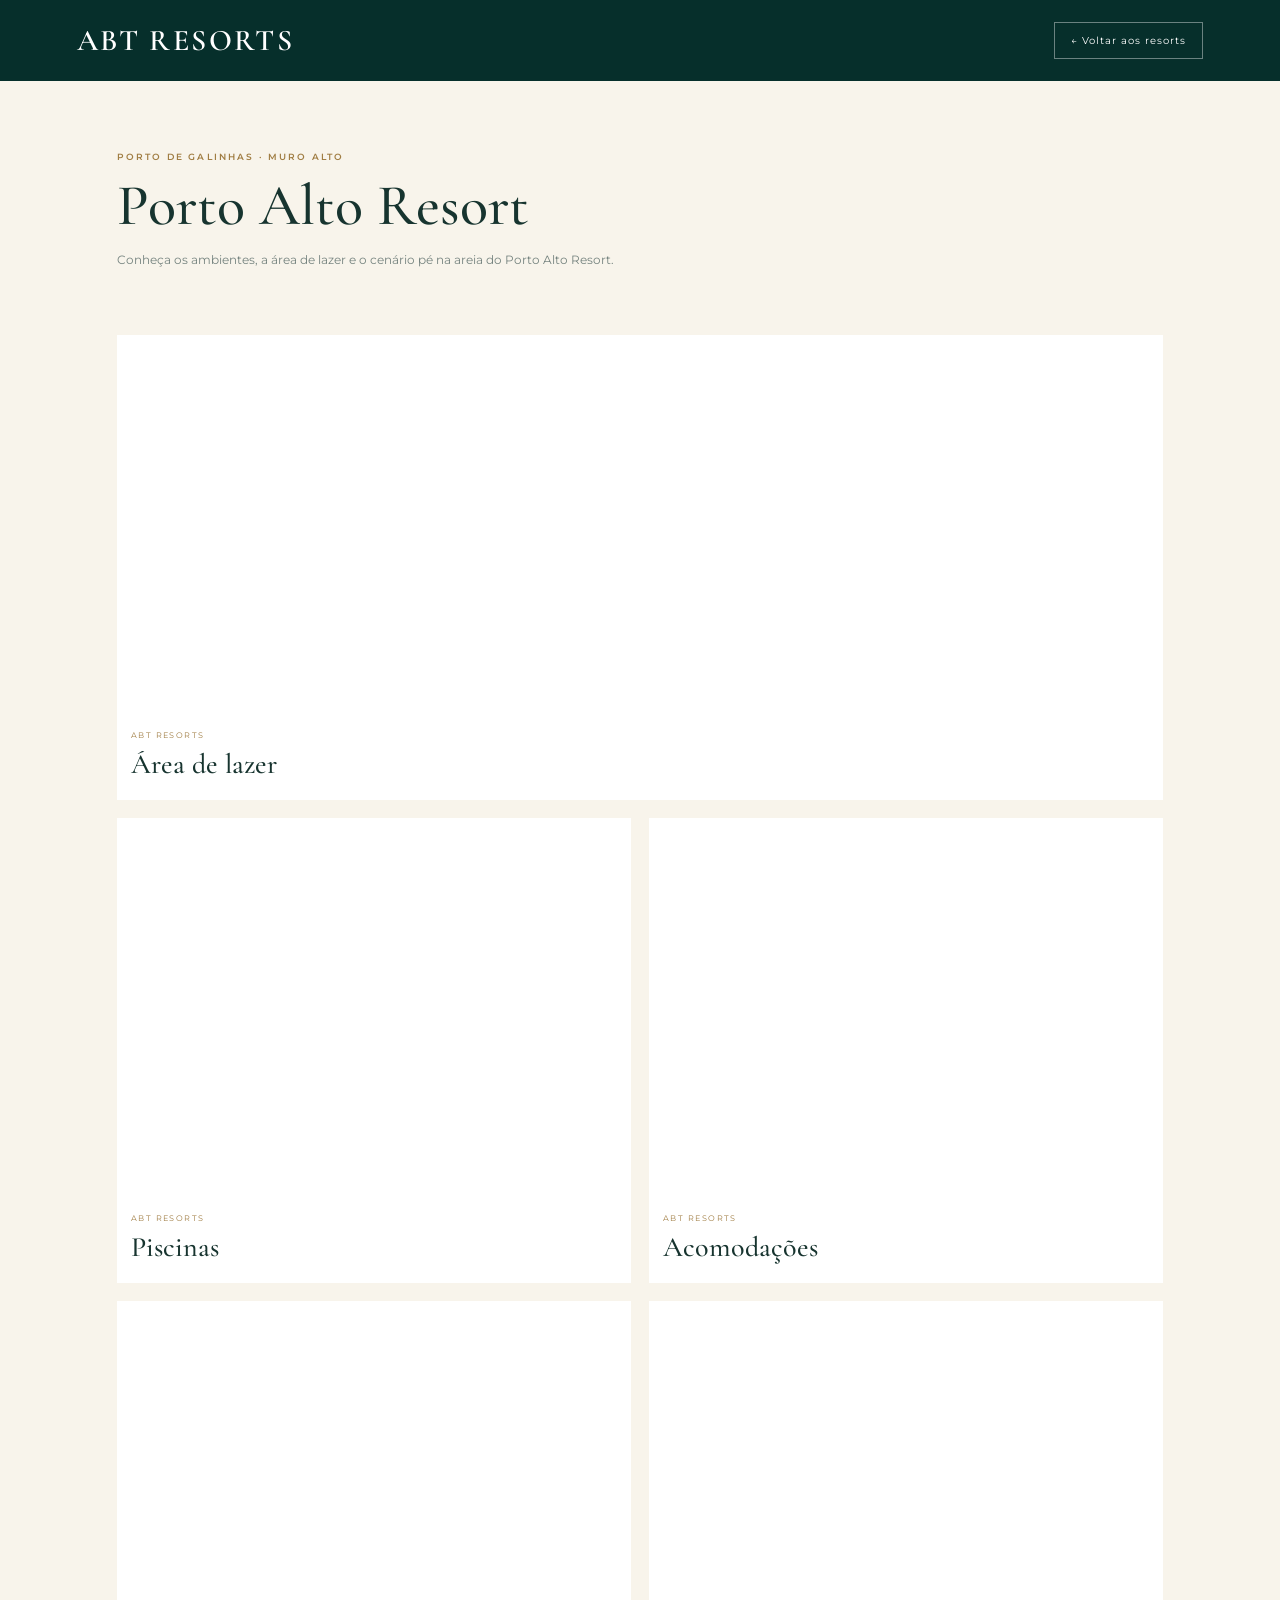
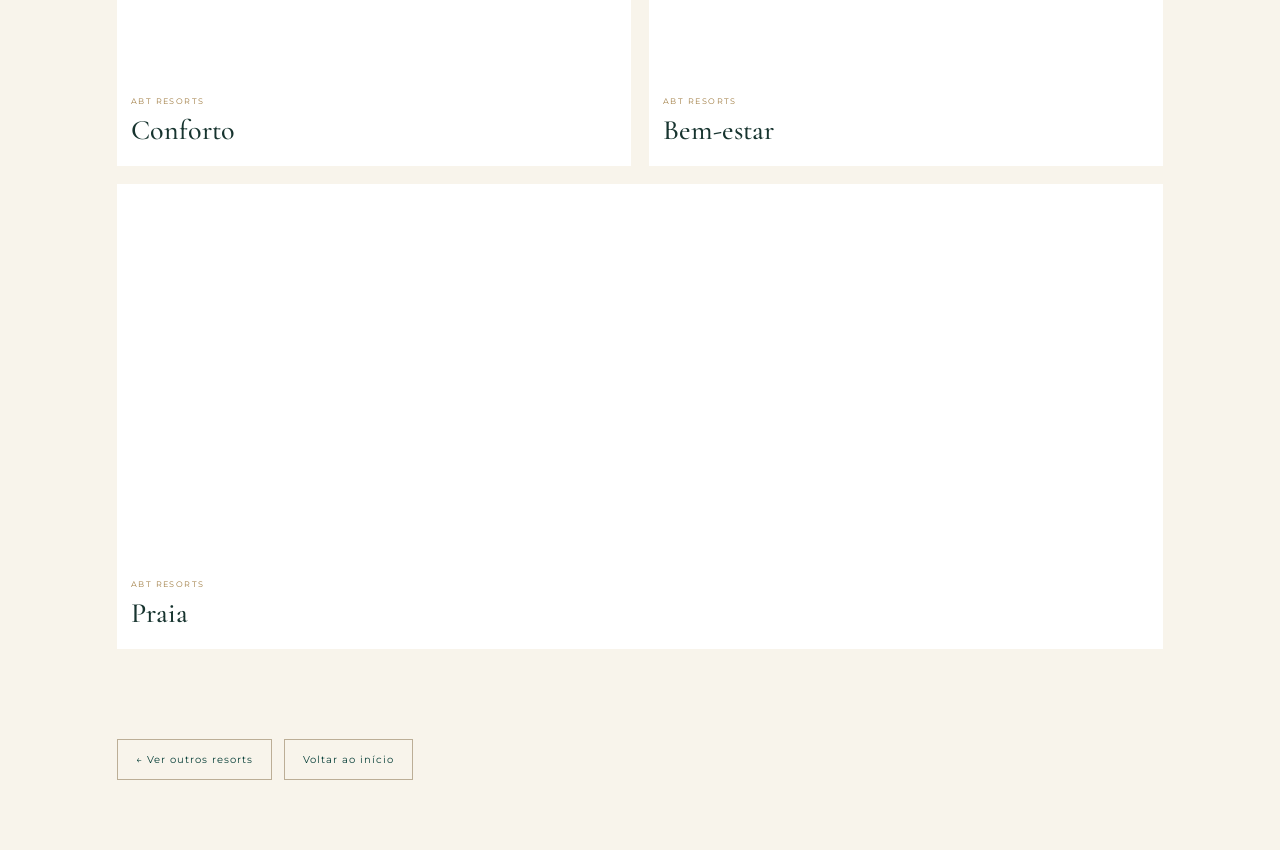
<file: galeria-resort.html>
<!doctype html>
<html lang="pt-BR">
<head>
<meta charset="utf-8">
<meta name="viewport" content="width=device-width,initial-scale=1">
<title>Galeria do resort — ABT Resorts</title>
<link rel="preconnect" href="https://fonts.googleapis.com">
<link rel="preconnect" href="https://fonts.gstatic.com" crossorigin>
<link href="https://fonts.googleapis.com/css2?family=Cormorant+Garamond:wght@500;600&family=Montserrat:wght@300;400;500;600&display=swap" rel="stylesheet">
<style>
*{box-sizing:border-box}body{margin:0;background:#f8f4eb;color:#17342f;font-family:Montserrat,Arial,sans-serif}
.top{background:#062f2b;color:#fff;padding:22px 6%;display:flex;align-items:center;justify-content:space-between}.logo{font:600 30px 'Cormorant Garamond';letter-spacing:.08em}.back{color:#fff;text-decoration:none;font-size:10px;letter-spacing:.1em;border:1px solid #ffffff66;padding:11px 16px}
.hero{padding:70px 6% 42px;max-width:1200px;margin:auto}.eyebrow{font-size:9px;letter-spacing:.24em;color:#a07d43;font-weight:600}.hero h1{font:500 58px/1.02 'Cormorant Garamond';margin:14px 0 14px}.hero p{font-size:12px;line-height:1.8;color:#75837f;max-width:680px}
.gallery{max-width:1200px;margin:auto;padding:10px 6% 90px;display:grid;grid-template-columns:repeat(2,1fr);gap:18px}.photo{background-size:cover;background-position:center;min-height:420px;overflow:hidden}.photo.tall{min-height:600px}.photo.wide{grid-column:1/-1;min-height:500px}
.caption{padding:18px 4px 4px}.caption span{font-size:8px;letter-spacing:.18em;color:#a07d43}.caption h2{font:500 28px 'Cormorant Garamond';margin:5px 0}
.item{background:#fff;padding:10px}.item .photo{min-height:360px}.item.tall .photo{min-height:560px}.item.wide{grid-column:1/-1}
.actions{max-width:1200px;margin:auto;padding:0 6% 70px;display:flex;gap:12px}.actions a{color:#073f38;text-decoration:none;font-size:10px;letter-spacing:.1em;border:1px solid #bcae96;padding:13px 18px}
@media(max-width:700px){.top{padding:18px 5%}.logo{font-size:25px}.hero{padding:55px 5% 30px}.hero h1{font-size:47px}.gallery{padding:5px 5% 65px;grid-template-columns:1fr;gap:14px}.item.wide{grid-column:auto}.item.tall .photo,.item .photo,.photo,.photo.tall,.photo.wide{min-height:330px}.actions{padding:0 5% 55px}}
</style>
</head>
<body>
<header class="top"><div class="logo">ABT RESORTS</div><a class="back" href="resorts.html">← Voltar aos resorts</a></header>
<main>
<section class="hero"><div class="eyebrow" id="eyebrow">CONHEÇA O RESORT</div><h1 id="title">Galeria</h1><p id="intro">Explore os ambientes e os detalhes do resort.</p></section>
<section class="gallery" id="gallery"></section>
<div class="actions"><a href="resorts.html">← Ver outros resorts</a><a href="index.html">Voltar ao início</a></div>
</main>
<script>
const data={
porto:{label:'PORTO DE GALINHAS · MURO ALTO',title:'Porto Alto Resort',intro:'Conheça os ambientes, a área de lazer e o cenário pé na areia do Porto Alto Resort.',photos:[
['https://images.unsplash.com/photo-1540541338287-41700207dee6?auto=format&fit=crop&q=85&w=1400','Área de lazer','wide'],['https://images.unsplash.com/photo-1573843981267-be1999ff37cd?auto=format&fit=crop&q=85&w=1000','Piscinas',''],['https://images.unsplash.com/photo-1566073771259-6a8506099945?auto=format&fit=crop&q=85&w=1000','Acomodações',''],['https://images.unsplash.com/photo-1551882547-ff40c63fe5fa?auto=format&fit=crop&q=85&w=1000','Conforto',''],['https://images.unsplash.com/photo-1576675784201-0e142b423952?auto=format&fit=crop&q=85&w=1000','Bem-estar',''],['https://images.unsplash.com/photo-1507525428034-b723cf961d3e?auto=format&fit=crop&q=85&w=1400','Praia','wide']]},
maragogi:{label:'MARAGOGI · ALAGOAS',title:'Oikos Maragogi Resort',intro:'Explore o Oikos Maragogi e descubra os espaços pensados para uma experiência à beira-mar.',photos:[
['https://images.unsplash.com/photo-1540541338287-41700207dee6?auto=format&fit=crop&q=85&w=1400','Piscinas e lazer','wide'],['https://images.unsplash.com/photo-1505693416388-ac5ce068fe85?auto=format&fit=crop&q=85&w=1000','Acomodações',''],['https://images.unsplash.com/photo-1602002418082-a4443e081dd1?auto=format&fit=crop&q=85&w=1000','Área externa',''],['https://images.unsplash.com/photo-1540555700478-4be289fbecef?auto=format&fit=crop&q=85&w=1000','Bem-estar',''],['https://images.unsplash.com/photo-1510414842594-a61c69b5ae57?auto=format&fit=crop&q=85&w=1000','Vista para o mar',''],['https://images.unsplash.com/photo-1507525428034-b723cf961d3e?auto=format&fit=crop&q=85&w=1400','Praia','wide']]},
jeri:{label:'JERICOACOARA · CEARÁ',title:'Jeriquiá Lagoa Resort',intro:'Uma galeria para conhecer o cenário, os ambientes e a atmosfera do Jeriquiá Lagoa Resort.',photos:[
['https://images.unsplash.com/photo-1507525428034-b723cf961d3e?auto=format&fit=crop&q=85&w=1400','Litoral','wide'],['https://images.unsplash.com/photo-1540541338287-41700207dee6?auto=format&fit=crop&q=85&w=1000','Piscinas',''],['https://images.unsplash.com/photo-1564501049412-61c2a3083791?auto=format&fit=crop&q=85&w=1000','Acomodações',''],['https://images.unsplash.com/photo-1540555700478-4be289fbecef?auto=format&fit=crop&q=85&w=1000','Bem-estar',''],['https://images.unsplash.com/photo-1510414842594-a61c69b5ae57?auto=format&fit=crop&q=85&w=1000','Natureza',''],['https://images.unsplash.com/photo-1473116763249-2faaef81ccda?auto=format&fit=crop&q=85&w=1400','Paisagem','wide']]}
};
const key=new URLSearchParams(location.search).get('resort')||'porto';const d=data[key]||data.porto;
document.getElementById('eyebrow').textContent=d.label;document.getElementById('title').textContent=d.title;document.getElementById('intro').textContent=d.intro;
document.getElementById('gallery').innerHTML=d.photos.map(p=>'<article class="item '+p[2]+'"><div class="photo" style="background-image:url(\''+p[0]+'\')"></div><div class="caption"><span>ABT RESORTS</span><h2>'+p[1]+'</h2></div></article>').join('');
</script>
</body></html>
</file>
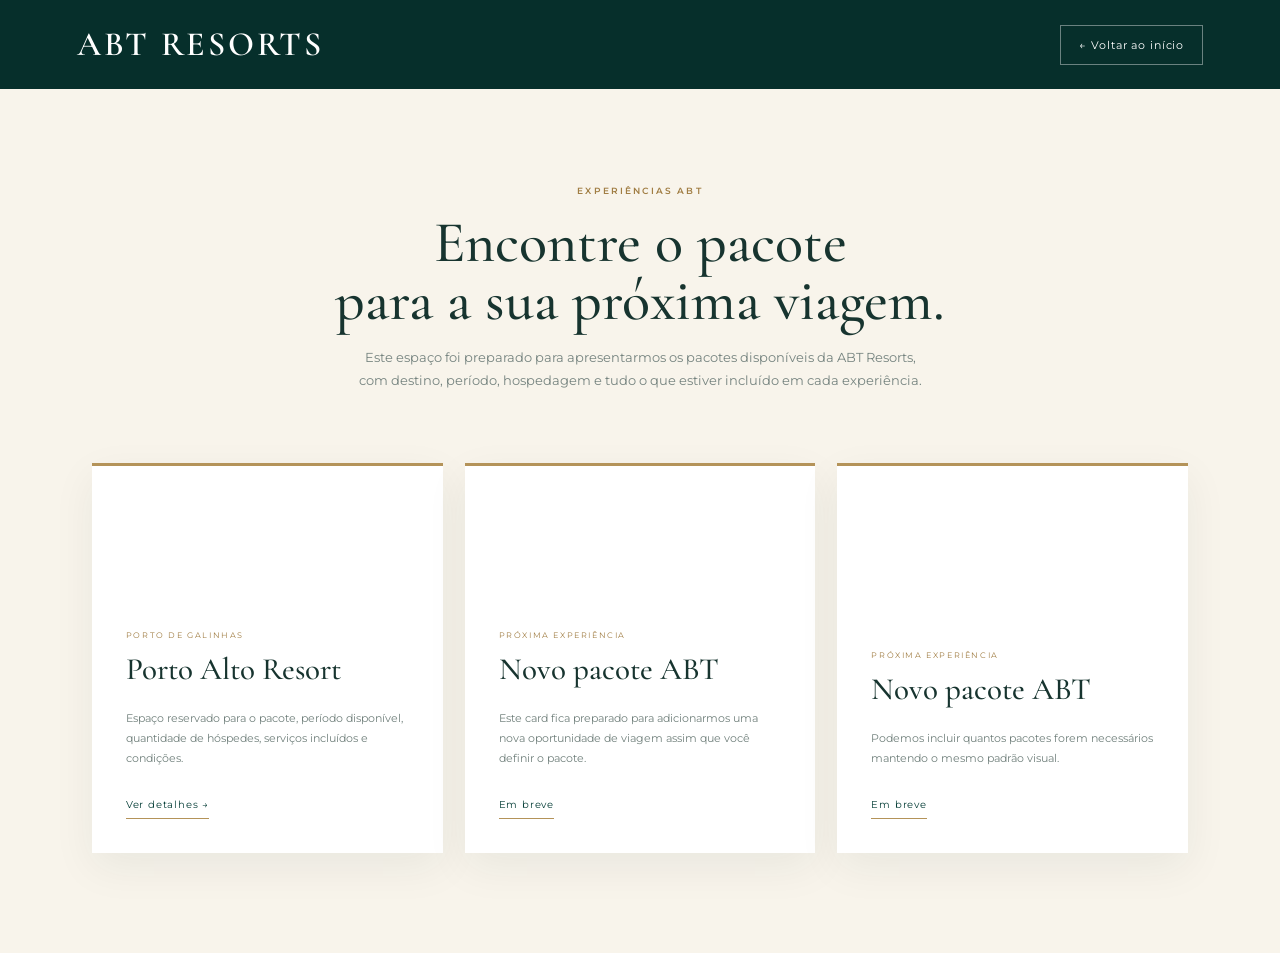
<file: pacotes.html>
<!doctype html><html lang="pt-BR"><head><meta charset="utf-8"><meta name="viewport" content="width=device-width,initial-scale=1"><title>Pacotes — ABT Resorts</title><link rel="preconnect" href="https://fonts.googleapis.com"><link rel="preconnect" href="https://fonts.gstatic.com" crossorigin><link href="https://fonts.googleapis.com/css2?family=Cormorant+Garamond:wght@500;600&family=Montserrat:wght@300;400;500;600&display=swap" rel="stylesheet"><link rel="stylesheet" href="styles.css"><style>.packages-page{min-height:100vh;background:#f8f4eb}.packages-top{background:#062f2b;color:#fff;padding:24px 6%;display:flex;align-items:center;justify-content:space-between}.packages-logo{font:600 34px 'Cormorant Garamond';letter-spacing:.08em}.packages-back{color:#fff;text-decoration:none;font-size:11px;letter-spacing:.08em;border:1px solid #ffffff66;padding:12px 18px}.packages-hero{text-align:center;padding:90px 6% 60px}.packages-hero small{color:#a07d43;letter-spacing:.24em;font-size:9px;font-weight:600}.packages-hero h1{font:500 58px/1 'Cormorant Garamond';color:#17342f;margin:16px 0}.packages-hero p{font-size:13px;color:#75837f;max-width:580px;margin:auto;line-height:1.8}.packages-grid{padding:10px 6% 100px;display:grid;grid-template-columns:repeat(3,1fr);gap:22px;max-width:1250px;margin:auto}.package-card{background:#fff;min-height:390px;padding:34px;display:flex;flex-direction:column;justify-content:flex-end;border-top:3px solid #b49359;box-shadow:0 14px 40px #122d2810}.package-card span{font-size:8px;letter-spacing:.2em;color:#a07d43}.package-card h2{font:500 31px 'Cormorant Garamond';margin:10px 0;color:#17342f}.package-card p{font-size:11px;line-height:1.8;color:#71807c}.package-card a{margin-top:18px;color:#073f38;font-size:10px;letter-spacing:.08em;text-decoration:none;border-bottom:1px solid #b49359;padding-bottom:7px;align-self:flex-start}@media(max-width:800px){.packages-hero{padding-top:65px}.packages-hero h1{font-size:46px}.packages-grid{grid-template-columns:1fr;padding:0 5% 70px}.package-card{min-height:300px}.packages-logo{font-size:27px}}</style></head><body class="packages-page"><header class="packages-top"><div class="packages-logo">ABT RESORTS</div><a class="packages-back" href="index.html">← Voltar ao início</a></header><main><section class="packages-hero"><small>EXPERIÊNCIAS ABT</small><h1>Encontre o pacote<br>para a sua próxima viagem.</h1><p>Este espaço foi preparado para apresentarmos os pacotes disponíveis da ABT Resorts, com destino, período, hospedagem e tudo o que estiver incluído em cada experiência.</p></section><section class="packages-grid"><article class="package-card"><span>PORTO DE GALINHAS</span><h2>Porto Alto Resort</h2><p>Espaço reservado para o pacote, período disponível, quantidade de hóspedes, serviços incluídos e condições.</p><a href="#">Ver detalhes →</a></article><article class="package-card"><span>PRÓXIMA EXPERIÊNCIA</span><h2>Novo pacote ABT</h2><p>Este card fica preparado para adicionarmos uma nova oportunidade de viagem assim que você definir o pacote.</p><a href="#">Em breve</a></article><article class="package-card"><span>PRÓXIMA EXPERIÊNCIA</span><h2>Novo pacote ABT</h2><p>Podemos incluir quantos pacotes forem necessários mantendo o mesmo padrão visual.</p><a href="#">Em breve</a></article></section></main></body></html>
</file>
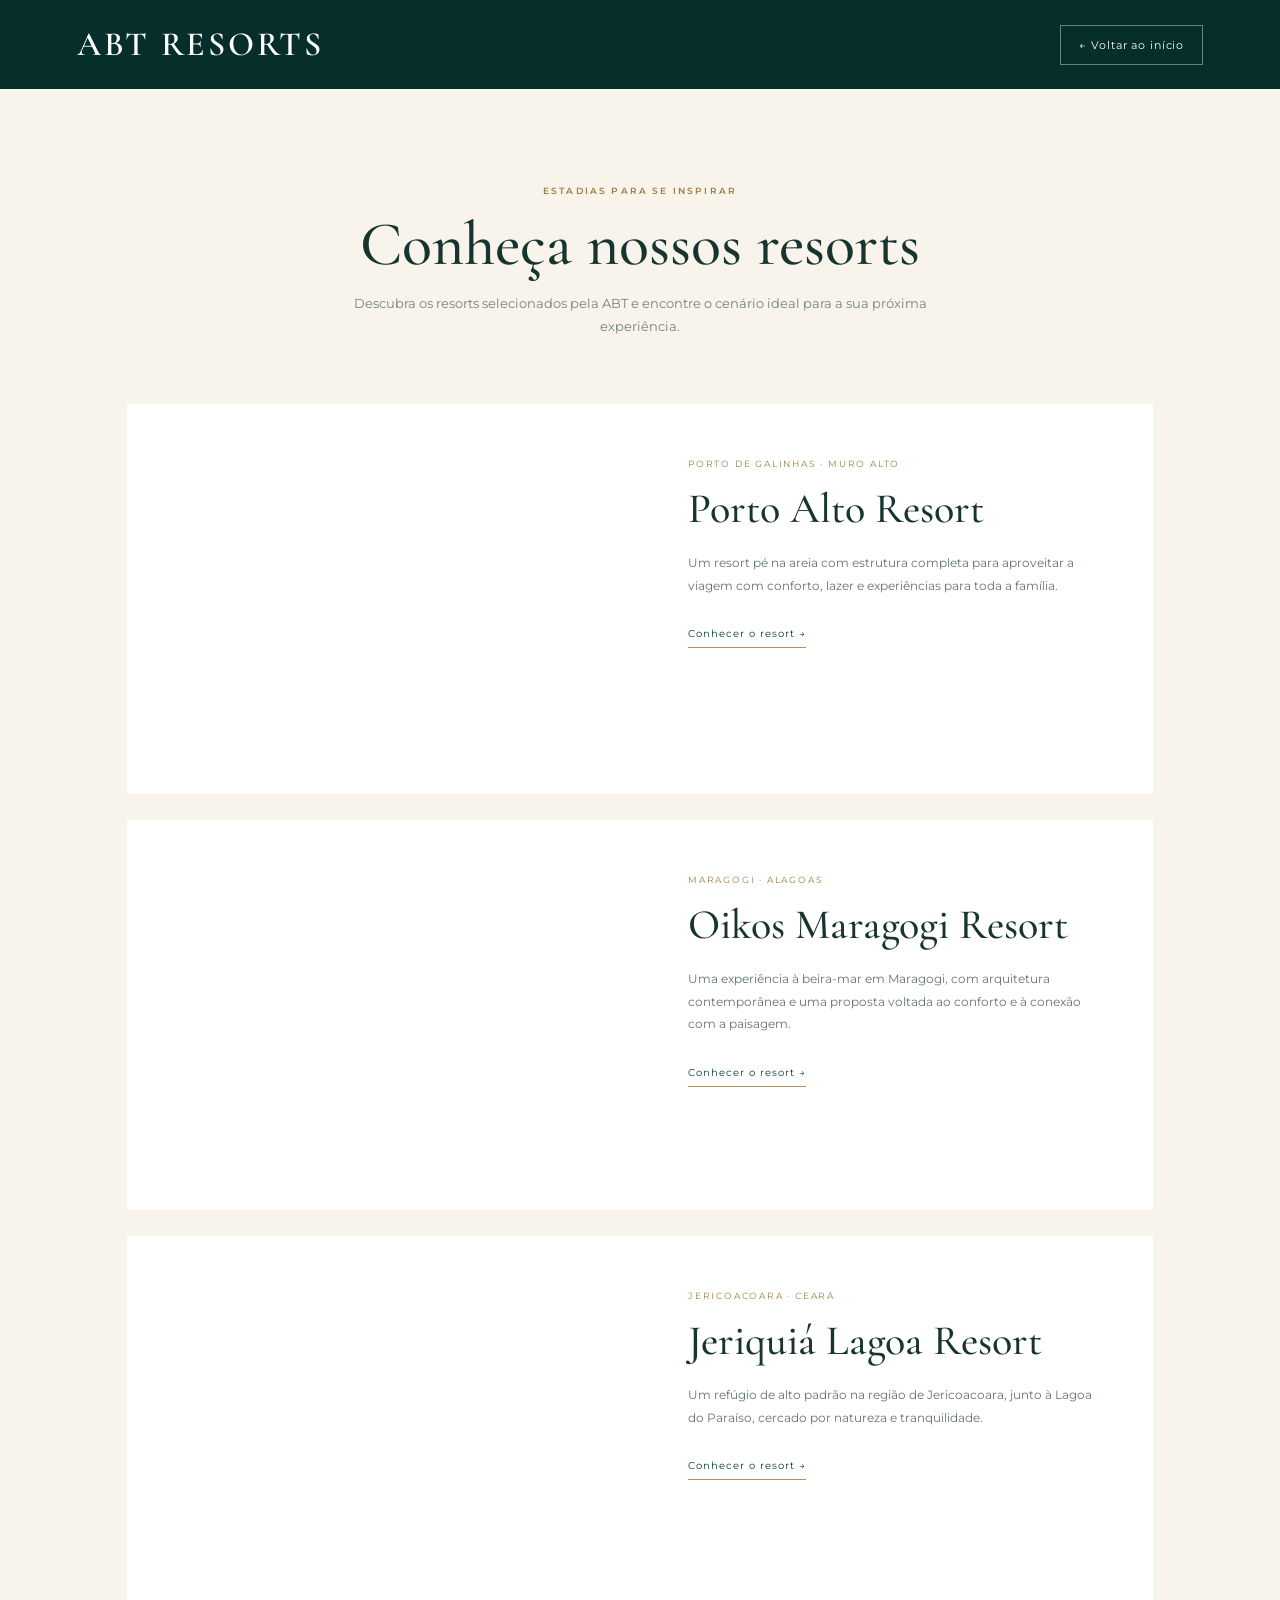
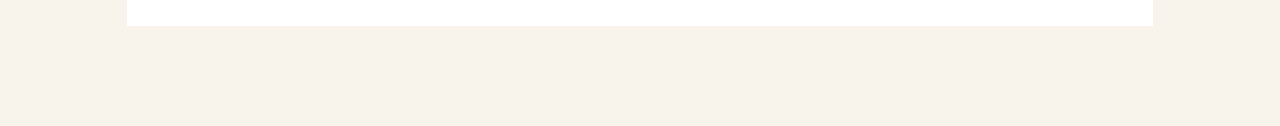
<file: resorts.html>
<!doctype html><html lang="pt-BR"><head><meta charset="utf-8"><meta name="viewport" content="width=device-width,initial-scale=1"><title>Conheça nossos resorts — ABT Resorts</title><link rel="preconnect" href="https://fonts.googleapis.com"><link rel="preconnect" href="https://fonts.gstatic.com" crossorigin><link href="https://fonts.googleapis.com/css2?family=Cormorant+Garamond:wght@500;600&family=Montserrat:wght@300;400;500;600&display=swap" rel="stylesheet"><link rel="stylesheet" href="styles.css"><style>.resorts-page{background:#f8f4eb;min-height:100vh}.resorts-top{background:#062f2b;color:#fff;padding:24px 6%;display:flex;align-items:center;justify-content:space-between}.resorts-logo{font:600 34px 'Cormorant Garamond';letter-spacing:.08em}.resorts-back{color:#fff;text-decoration:none;font-size:11px;letter-spacing:.08em;border:1px solid #ffffff66;padding:12px 18px}.resorts-hero{text-align:center;padding:90px 6% 55px}.resorts-hero small{color:#a07d43;letter-spacing:.24em;font-size:9px;font-weight:600}.resorts-hero h1{font:500 62px/1 'Cormorant Garamond';color:#17342f;margin:16px 0}.resorts-hero p{font-size:13px;color:#75837f;max-width:620px;margin:auto;line-height:1.8}.resorts-list{max-width:1180px;margin:auto;padding:10px 6% 100px;display:grid;gap:26px}.resort-card{background:#fff;display:grid;grid-template-columns:1fr 1fr;min-height:390px}.resort-card .photo{min-height:390px;background-size:cover;background-position:center}.resort-card .info{padding:48px}.resort-card small{font-size:9px;letter-spacing:.2em;color:#a07d43}.resort-card h2{font:500 42px 'Cormorant Garamond';margin:12px 0 18px;color:#17342f}.resort-card p{font-size:12px;line-height:1.9;color:#64746f}.resort-card a{display:inline-block;margin-top:18px;color:#073f38;text-decoration:none;font-size:10px;letter-spacing:.1em;border-bottom:1px solid #b49359;padding-bottom:7px}@media(max-width:700px){.resorts-hero{padding:65px 5% 45px}.resorts-hero h1{font-size:48px}.resorts-list{padding:0 5% 70px}.resort-card{grid-template-columns:1fr}.resort-card .photo{min-height:290px}.resort-card .info{padding:32px}.resort-card h2{font-size:37px}.resorts-logo{font-size:27px}}</style></head><body class="resorts-page"><header class="resorts-top"><div class="resorts-logo">ABT RESORTS</div><a class="resorts-back" href="index.html">← Voltar ao início</a></header><main><section class="resorts-hero"><small>ESTADIAS PARA SE INSPIRAR</small><h1>Conheça nossos resorts</h1><p>Descubra os resorts selecionados pela ABT e encontre o cenário ideal para a sua próxima experiência.</p></section><section class="resorts-list"><article class="resort-card"><div class="photo" style="background-image:url('https://images.unsplash.com/photo-1768486173287-768bcfbad69d?auto=format&fit=crop&q=85&w=1200')"></div><div class="info"><small>PORTO DE GALINHAS · MURO ALTO</small><h2>Porto Alto Resort</h2><p>Um resort pé na areia com estrutura completa para aproveitar a viagem com conforto, lazer e experiências para toda a família.</p><a href="galeria-porto.html">Conhecer o resort →</a></div></article><article class="resort-card"><div class="photo" style="background-image:url('https://images.unsplash.com/photo-1540541338287-41700207dee6?auto=format&fit=crop&q=85&w=1200')"></div><div class="info"><small>MARAGOGI · ALAGOAS</small><h2>Oikos Maragogi Resort</h2><p>Uma experiência à beira-mar em Maragogi, com arquitetura contemporânea e uma proposta voltada ao conforto e à conexão com a paisagem.</p><a href="galeria-maragogi.html">Conhecer o resort →</a></div></article><article class="resort-card"><div class="photo" style="background-image:url('https://images.unsplash.com/photo-1507525428034-b723cf961d3e?auto=format&fit=crop&q=85&w=1200')"></div><div class="info"><small>JERICOACOARA · CEARÁ</small><h2>Jeriquiá Lagoa Resort</h2><p>Um refúgio de alto padrão na região de Jericoacoara, junto à Lagoa do Paraíso, cercado por natureza e tranquilidade.</p><a href="galeria-jeri.html">Conhecer o resort →</a></div></article></section></main></body></html>
</file>
<file: styles.css>
:root{--green:#073f38;--deep:#062f2b;--emerald:#0b5a50;--sand:#d7b77b;--cream:#f4eee3;--off:#fbf8f1;--ink:#17342f}*{box-sizing:border-box}html{scroll-behavior:smooth}body{margin:0;background:var(--off);color:var(--ink);font-family:Montserrat,Arial,sans-serif}.top{height:94px;padding:8px 5.5%;display:flex;align-items:center;gap:40px;background:var(--deep);position:absolute;z-index:5;width:100%;color:white}.brand{width:142px;height:80px;display:block;margin-right:auto}.brand svg{width:100%;height:100%}.brand svg text,.brand svg path{fill:white;stroke:white}.brand .abt{font:600 54px 'Cormorant Garamond',serif;stroke:none}.brand path{fill:none;stroke-width:3}.brand .resorts{font:500 16px Montserrat;letter-spacing:7px;stroke:none}.brand .signature{font:500 5.2px Montserrat;letter-spacing:.5px;stroke:none}.top nav{display:flex;gap:30px}.top a{color:white;text-decoration:none;font-size:12px}.contact{border:1px solid #ffffff99;padding:13px 19px}.hero{height:720px;min-height:80vh;position:relative;background:url('https://images.unsplash.com/photo-1768486173287-768bcfbad69d?auto=format&fit=crop&q=82&w=2000') center/cover}.shade{position:absolute;inset:0;background:linear-gradient(90deg,#02231fcc,transparent)}.hero-copy{position:absolute;z-index:2;left:7%;top:48%;transform:translateY(-38%);color:white;max-width:760px}.hero-copy>span,.eyebrow{font-size:10px;letter-spacing:.24em;font-weight:600}.hero h1{font:500 68px/.92 'Cormorant Garamond';margin:22px 0}.hero h1 em{color:#e5c990}.hero p{font-size:15px;line-height:1.8}.discover{color:white}.quick-actions{width:min(1040px,88%);margin:-38px auto 0;position:relative;z-index:4;display:grid;grid-template-columns:1.7fr .65fr .65fr;background:#fff;box-shadow:0 18px 50px #122d281f}.quick-actions a{text-decoration:none;min-height:106px;display:flex;align-items:center}.quick-main{background:var(--green);color:white;padding:22px 30px;display:grid!important;grid-template-columns:1fr auto;grid-template-rows:auto auto}.quick-main span{grid-column:1;font-size:8px;letter-spacing:.22em;color:#d9c18e;text-transform:uppercase}.quick-main strong{grid-column:1;font:500 27px 'Cormorant Garamond';margin-top:5px}.quick-main b{grid-column:2;grid-row:1/3;align-self:center;font-size:25px;font-weight:300}.quick-social{flex-direction:column;justify-content:center;gap:8px;color:var(--green);border-right:1px solid #e2ddd3}.quick-social svg{width:27px;height:27px;fill:none;stroke:currentColor;stroke-width:1.6;stroke-linecap:round;stroke-linejoin:round}.quick-social:first-of-type svg path{fill:currentColor;stroke:none}.quick-social .dot{fill:currentColor;stroke:none}.quick-social span{font-size:9px;letter-spacing:.08em}.quick-resorts{width:min(1040px,88%);margin:0 auto;position:relative;z-index:4;overflow:hidden;background:url("https://images.unsplash.com/photo-1507525428034-b723cf961d3e?auto=format&fit=crop&q=85&w=1800") center/cover;color:#fff;text-decoration:none;min-height:190px;padding:34px 38px;display:grid;grid-template-columns:1fr auto;grid-template-rows:auto auto;align-items:center}.quick-resorts:before{content:"";position:absolute;inset:0;background:linear-gradient(90deg,rgba(3,47,43,.72),rgba(3,47,43,.28));backdrop-filter:blur(.2px)}.quick-resorts>*{position:relative;z-index:1}.quick-resorts span{font-size:8px;letter-spacing:.22em;color:#ead8ae}.quick-resorts strong{font:500 34px "Cormorant Garamond";margin-top:6px;text-shadow:0 1px 8px #0004}.quick-resorts b{grid-column:2;grid-row:1/3;align-self:center;font-size:34px;font-weight:300}.quick-resorts:hover:before{background:linear-gradient(90deg,rgba(3,47,43,.62),rgba(3,47,43,.2))}.section{padding:100px 6.5%}.section .eyebrow{color:#a07d43}.section h2,.cta h2{font:500 48px/1 'Cormorant Garamond';margin:13px 0}.lead{color:#75837f;font-size:13px;margin-bottom:40px}.dest-grid{display:grid;grid-template-columns:repeat(5,1fr);gap:13px}.destination{height:390px;position:relative;background-size:cover;background-position:center}.destination:after{content:"";position:absolute;inset:0;background:linear-gradient(0deg,#00221ecc,transparent 66%)}.destination div{position:absolute;z-index:2;bottom:24px;left:22px;right:15px;color:white}.destination h3{font:500 27px 'Cormorant Garamond';margin:7px 0}.destination p{font-size:10px;line-height:1.55}.recife{background-image:url('https://images.unsplash.com/photo-1569255726648-b7dc1ccb3bef?auto=format&fit=crop&q=80&w=900')}.porto{background-image:url('https://images.unsplash.com/photo-1768486173287-768bcfbad69d?auto=format&fit=crop&q=80&w=900')}.maceio{background-image:url('https://images.unsplash.com/photo-1649940828025-78a5a1a17f34?auto=format&fit=crop&q=80&w=900')}.maragogi{background-image:url('https://images.unsplash.com/photo-1569255726648-b7dc1ccb3bef?auto=format&fit=crop&q=80&w=900')}.jeri{background-image:url('https://images.unsplash.com/photo-1544551763-46a013bb70d5?auto=format&fit=crop&q=80&w=900')}.pale{background:#f0eadf}.resort-feature{display:grid;grid-template-columns:1.05fr .95fr;gap:54px;background:#fff;padding:24px}.resort-slider-wrap{overflow:hidden;position:relative;margin-top:8px}.resort-slider{display:flex;gap:18px;overflow-x:auto;scroll-snap-type:x mandatory;scrollbar-width:none;-webkit-overflow-scrolling:touch;padding:0 2px 12px}.resort-slider::-webkit-scrollbar{display:none}.resort-slider>.resort-feature{display:grid!important;flex:0 0 calc((100% - 36px)/3)!important;width:calc((100% - 36px)/3)!important;max-width:calc((100% - 36px)/3)!important;min-width:calc((100% - 36px)/3)!important;scroll-snap-align:start;margin-top:0!important}.resort-slider>.resort-feature .rpic{min-height:390px}.resort-slider>.resort-feature .resort-copy{padding:26px 22px 28px}.resort-slider>.resort-feature .resort-copy h3{font-size:34px}.resort-slider>.resort-feature .resort-copy p{font-size:11px;line-height:1.75}.rpic{min-height:540px;background-size:cover;background-position:center}.r1{background-image:url('https://images.unsplash.com/photo-1768486173287-768bcfbad69d?auto=format&fit=crop&q=85&w=1400')}.resort-copy{padding:30px 30px 30px 4px}.resort-copy small{font-size:9px;letter-spacing:.2em;color:#a07d43}.resort-copy h3{font:500 40px 'Cormorant Garamond';margin:12px 0 22px}.resort-copy p{font-size:12px;line-height:1.9;color:#64746f}.amenities{display:flex;flex-wrap:wrap;gap:8px;margin-top:16px}.amenities span{font-size:9px;border:1px solid #d8d2c7;padding:9px 11px}.resort-gallery{margin-top:74px}.gallery-head{display:flex;align-items:end;justify-content:space-between;gap:30px;margin-bottom:28px}.gallery-head h3{font:500 38px/1.05 'Cormorant Garamond';margin:10px 0 0}.gallery-arrows{display:flex;gap:8px}.gallery-arrows button{width:46px;height:46px;border:1px solid #bcae96;background:transparent;color:var(--green);font-size:20px;cursor:pointer}.gallery-track{display:flex;flex-wrap:nowrap;gap:18px;overflow-x:auto;overflow-y:hidden;scroll-snap-type:x mandatory;scrollbar-width:none;padding-bottom:6px;-webkit-overflow-scrolling:touch;overscroll-behavior-x:contain;touch-action:pan-x}.gallery-track::-webkit-scrollbar{display:none}.gallery-card{flex:0 0 min(310px,78vw);scroll-snap-align:start}.gallery-placeholder{height:300px;background:linear-gradient(135deg,#e5dfd2,#d5cbbb);display:flex;align-items:center;justify-content:center;color:#a49171;font-size:9px;letter-spacing:.28em;border:1px solid #d3c9b8}.gallery-card span{display:block;margin-top:17px;color:#a07d43;font-size:8px;letter-spacing:.2em}.gallery-card h4{font:500 25px 'Cormorant Garamond';margin:5px 0;color:var(--ink)}.gallery-hint{font-size:9px;color:#8b9692;margin-top:24px;letter-spacing:.05em}.essence{text-align:center;background:#f8f4eb}.experience-head{max-width:800px;margin:0 auto 70px}.experience-head h2{font-size:58px}.values{max-width:1120px;margin:auto;display:grid;grid-template-columns:repeat(3,1fr)}.values article{padding:36px;border:1px solid #ddd5c7}.service-icon{color:#9a7740;font-size:24px}.values h3{font:500 23px 'Cormorant Garamond'}.values p{font-size:10.5px;line-height:1.75;color:#73807c}.cta{background:var(--green);color:white;text-align:center;padding:90px 20px}.cta h2{font-size:55px}.cta a{color:white}footer{padding:45px;background:#032923;color:#b7c5c1;text-align:center;font-size:9px}.footer-logo b{display:block;font:600 36px 'Cormorant Garamond'}@media(max-width:900px){.top nav{display:none}.hero h1{font-size:49px}.quick-actions{grid-template-columns:1fr 1fr 1fr}.dest-grid{grid-template-columns:1fr 1fr}.resort-slider>.resort-feature{flex-basis:72vw!important;width:72vw!important;max-width:72vw!important;min-width:72vw!important}.resort-feature{grid-template-columns:1fr;gap:0}.rpic{min-height:460px}.values{grid-template-columns:1fr 1fr}}@media(max-width:600px){.quick-resorts{width:90%;min-height:82px}.quick-resorts strong{font-size:25px}.section{padding:75px 5%}.hero h1{font-size:43px}.quick-actions{width:90%;margin-top:-28px;grid-template-columns:1fr 1fr}.quick-main{grid-column:1/3;min-height:92px}.quick-social{min-height:82px;border-top:1px solid #e2ddd3}.quick-main strong{font-size:25px}.dest-grid{grid-template-columns:1fr}.destination{height:430px}.rpic{min-height:350px}.gallery-head{align-items:flex-end}.gallery-head h3{font-size:32px}.gallery-arrows button{width:44px;height:44px}.resort-slider{gap:14px}.resort-slider>.resort-feature{flex-basis:88vw!important;width:88vw!important;max-width:88vw!important;min-width:88vw!important}.gallery-card{flex-basis:82vw}.gallery-placeholder{height:330px}.values{grid-template-columns:1fr}.experience-head h2{font-size:43px}}
/* CARROSSEL DE RESORTS — cards horizontais */
.resort-slider-wrap{width:100%;overflow:hidden!important;position:relative}
.resort-slider{display:flex!important;flex-direction:row!important;flex-wrap:nowrap!important;align-items:stretch!important;gap:18px!important;width:100%!important;overflow-x:auto!important;overflow-y:hidden!important;scroll-snap-type:x mandatory!important;scrollbar-width:none!important;-webkit-overflow-scrolling:touch!important;touch-action:pan-x!important;padding:0 2px 12px!important}
.resort-slider::-webkit-scrollbar{display:none!important}
.resort-slider > article.resort-feature{display:flex!important;flex-direction:column!important;flex:0 0 calc((100% - 36px)/3)!important;width:calc((100% - 36px)/3)!important;min-width:calc((100% - 36px)/3)!important;max-width:calc((100% - 36px)/3)!important;box-sizing:border-box!important;scroll-snap-align:start!important;margin:0!important;padding:0!important;gap:0!important}
.resort-slider > article.resort-feature .rpic{width:100%!important;height:300px!important;min-height:300px!important;flex:none!important;background-size:cover!important;background-position:center!important}
.resort-slider > article.resort-feature .resort-copy{padding:24px 22px 26px!important;flex:1!important}
.resort-slider > article.resort-feature .resort-copy h3{font-size:32px!important;margin:10px 0 16px!important}
.resort-slider > article.resort-feature .resort-copy p{font-size:10.5px!important;line-height:1.7!important}
.resort-slider > article.resort-feature .amenities{margin-top:14px!important}
.resort-slider > article.resort-feature .amenities span{font-size:8px!important;padding:7px 9px!important}
@media(max-width:1000px){
  .resort-slider > article.resort-feature{flex-basis:62vw!important;width:62vw!important;min-width:62vw!important;max-width:62vw!important}
}
@media(max-width:600px){
  .resort-slider{gap:14px!important}
  .resort-slider > article.resort-feature{flex-basis:86vw!important;width:86vw!important;min-width:86vw!important;max-width:86vw!important}
  .resort-slider > article.resort-feature .rpic{height:300px!important;min-height:300px!important}
}
</file>
